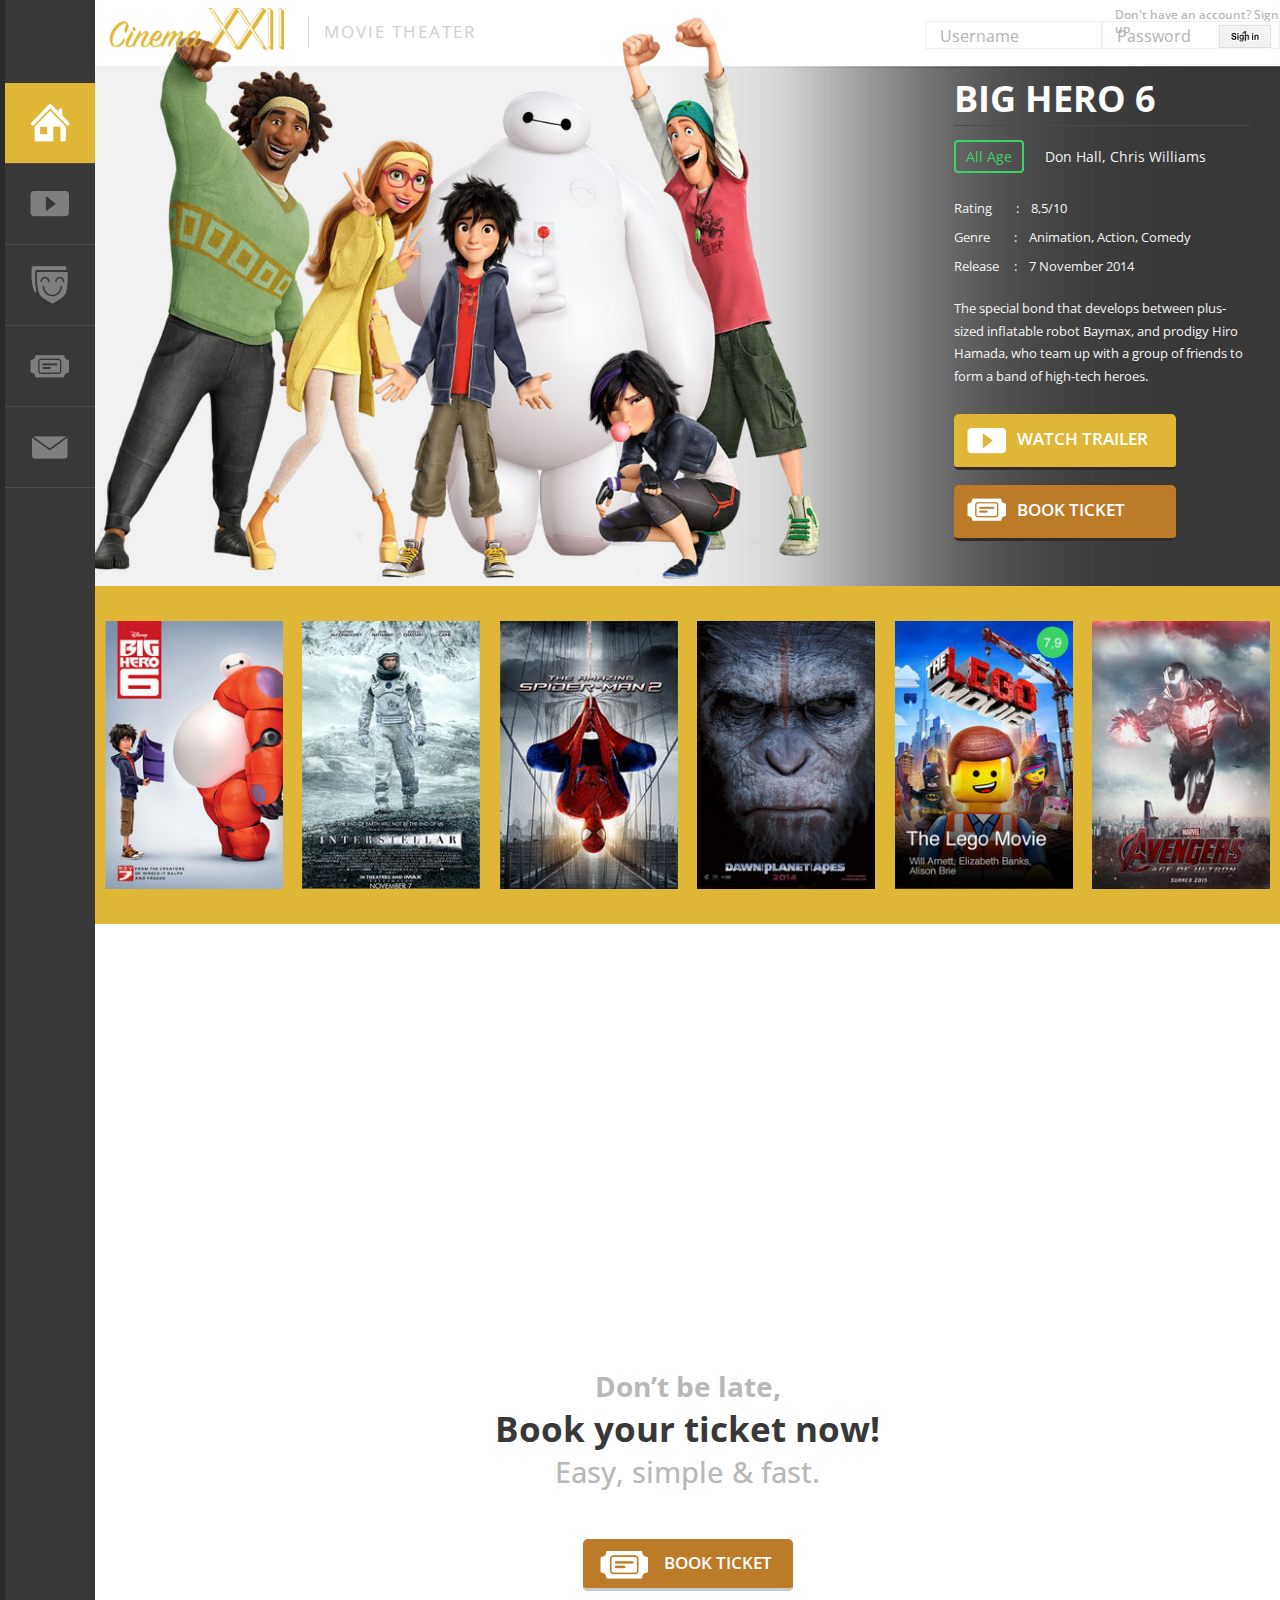
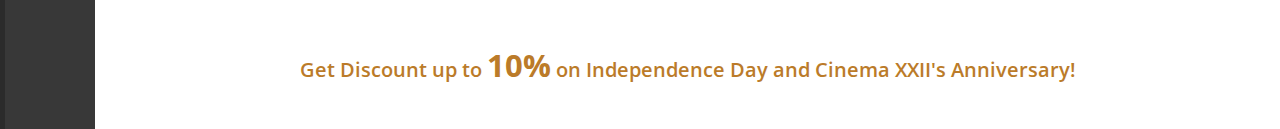
<file: bioskop/index.html>
<!--
Author: W3layouts
Author URL: http://w3layouts.com
License: Creative Commons Attribution 3.0 Unported
License URL: http://creativecommons.org/licenses/by/3.0/
-->
<!DOCTYPE html>
<html>
<head>
<title>Cinema A Entertainment Category Flat Bootstarp Resposive Website Template | Home :: w3layouts</title>
<link href="css/bootstrap.css" rel='stylesheet' type='text/css' />
<!-- Custom Theme files -->
<link href="css/style.css" rel="stylesheet" type="text/css" media="all" />
<!-- Custom Theme files -->
<script src="js/jquery.min.js"></script>
<!-- Custom Theme files -->
<meta name="viewport" content="width=device-width, initial-scale=1">
<meta http-equiv="Content-Type" content="text/html; charset=utf-8" />
<meta name="keywords" content="Cinema Responsive web template, Bootstrap Web Templates, Flat Web Templates, Andriod Compatible web template, 
Smartphone Compatible web template, free webdesigns for Nokia, Samsung, LG, SonyErricsson, Motorola web design" />
<script type="application/x-javascript"> addEventListener("load", function() { setTimeout(hideURLbar, 0); }, false); function hideURLbar(){ window.scrollTo(0,1); } </script>
<!--webfont-->
<link href='http://fonts.googleapis.com/css?family=Open+Sans:300italic,400italic,600italic,700italic,800italic,400,300,600,700,800' rel='stylesheet' type='text/css'>
</head>
<body>
	<!-- header-section-starts -->
	<div class="full">
		<div class="menu">
				<ul>
					<li><a class="active" href="index.html"><i class="home"></i></a></li>
					<li><a href="videos.html"><div class="video"><i class="videos"></i><i class="videos1"></i></div></a></li>
					<li><a href="list.html"><div class="cat"><i class="watching"></i><i class="watching1"></i></div></a></li>
					<li><a href="booking.html"><div class="bk"><i class="booking"></i><i class="booking1"></i></div></a></li>
					<li><a href="contact.html"><div class="cnt"><i class="contact"></i><i class="contact1"></i></div></a></li>
				</ul>
			</div>
		<div class="main">
			<div class="header">
				<div class="top-header">
					<div class="logo">
							<a href="index.html"><img src="images/logo.png" alt="" /></a>
							<p>Movie Theater</p>
						</div>
					<div class="sign-up">
						<h5>Don't have an account? <a href = "regis.html">Sign up</a></h5>
						</div>
					</div>
				<div class="sign-in">
						<form>
							<input type="text" value="Password " onfocus="this.value = '';" onblur="if (this.value == '') {this.value = 'Password'}"/>
						</form>
						<a href = "home.html"><input type="submit" class="button_active" value="1"/></a>
					</div>
				<div class="sign-in">
						<form>
							<input type="text" value="Username " onfocus="this.value = '';" onblur="if (this.value == '') {this.value = 'Username'}"/>
						</form>
					</div>
				<div class="clearfix"></div>
				<div class="header-info">
						<h1>BIG HERO 6</h1>
						<p class="age"><a href="#">All Age</a> Don Hall, Chris Williams</p>
						<p class="review">Rating	&nbsp;&nbsp;&nbsp;&nbsp;&nbsp;&nbsp;&nbsp;: &nbsp;&nbsp;  8,5/10</p>
						<p class="review reviewgo">Genre	&nbsp;&nbsp;&nbsp;&nbsp;&nbsp;&nbsp; : &nbsp;&nbsp; Animation, Action, Comedy</p>
						<p class="review">Release &nbsp;&nbsp;&nbsp;&nbsp;: &nbsp;&nbsp; 7 November 2014</p>
						<p class="special">The special bond that develops between plus-sized inflatable robot Baymax, and prodigy Hiro Hamada, who team up with a group of friends to form a band of high-tech heroes.</p>
						<a class="video" href="https://www.youtube.com/watch?v=z3biFxZIJOQ"><i class="video1"></i>WATCH TRAILER</a>
						<a class="book" href="booking.html"><i class="book1"></i>BOOK TICKET</a>
					</div>
				</div>
			<div class="review-slider">
					<ul id="flexiselDemo1">
					<li><img src="images/r1.jpg" alt=""/></li>
					<li><img src="images/r2.jpg" alt=""/></li>
					<li><img src="images/r3.jpg" alt=""/></li>
					<li><img src="images/r4.jpg" alt=""/></li>
					<li><img src="images/r5.jpg" alt=""/></li>
					<li><img src="images/r6.jpg" alt=""/></li>
						</ul>
				<script type="text/javascript">
					$(window).load(function() {
						
					  $("#flexiselDemo1").flexisel({
							visibleItems: 6,
							animationSpeed: 1000,
							autoPlay: true,
							autoPlaySpeed: 3000,    		
							pauseOnHover: false,
							enableResponsiveBreakpoints: true,
							responsiveBreakpoints: { 
								portrait: { 
									changePoint:480,
									visibleItems: 2
								}, 
								landscape: { 
									changePoint:640,
									visibleItems: 3
								},
								tablet: { 
									changePoint:768,
									visibleItems: 4
								}
							}
						});
						});
					</script>
					<script type="text/javascript" src="js/jquery.flexisel.js"></script>	
				</div>
			<div class="video">
				<iframe  src="https://www.youtube.com/embed/2LqzF5WauAw" frameborder="0" allowfullscreen></iframe>
			</div>
			<div class="news">
			<!-- <div class="col-md-6 contact-left">
				<div class="main-contact">
					<h3 class="head">CONTACT</h3>
					<p>WE'RE ALWAYS HERE TO HELP YOU</p>
				<div class="contact-form">
				 <form>
						<input type="text" placeholder="Name" required/>
						<input type="text" placeholder="E-mail" required/>
						<input type="text" placeholder="Phone" required/>
						<textarea placeholder="Message"></textarea>
						<input type="submit" value="SEND"/>
						<div class="clearfix"></div>
					</form>
					</div>
					</div>
			 </div>-->
				<div class="col-md-12 news-left-grid">
					<div align="center">
							<h3>Don’t be late,</h3>
							<h2>Book your ticket now!</h2>
							<h4>Easy, simple & fast.</h4>
							<a href="booking.html"><i class="book"></i>BOOK TICKET</a>
							<p>Get Discount up to <strong>10%</strong> on Independence Day and Cinema XXII's Anniversary!</p>
						</div>
					<div class="clearfix"></div>
				
					</div><div class="clearfix"></div>
				</div>
			</div>
					
		</div>
		
	<div class="clearfix"></div>	
</body>
</html>
</file>
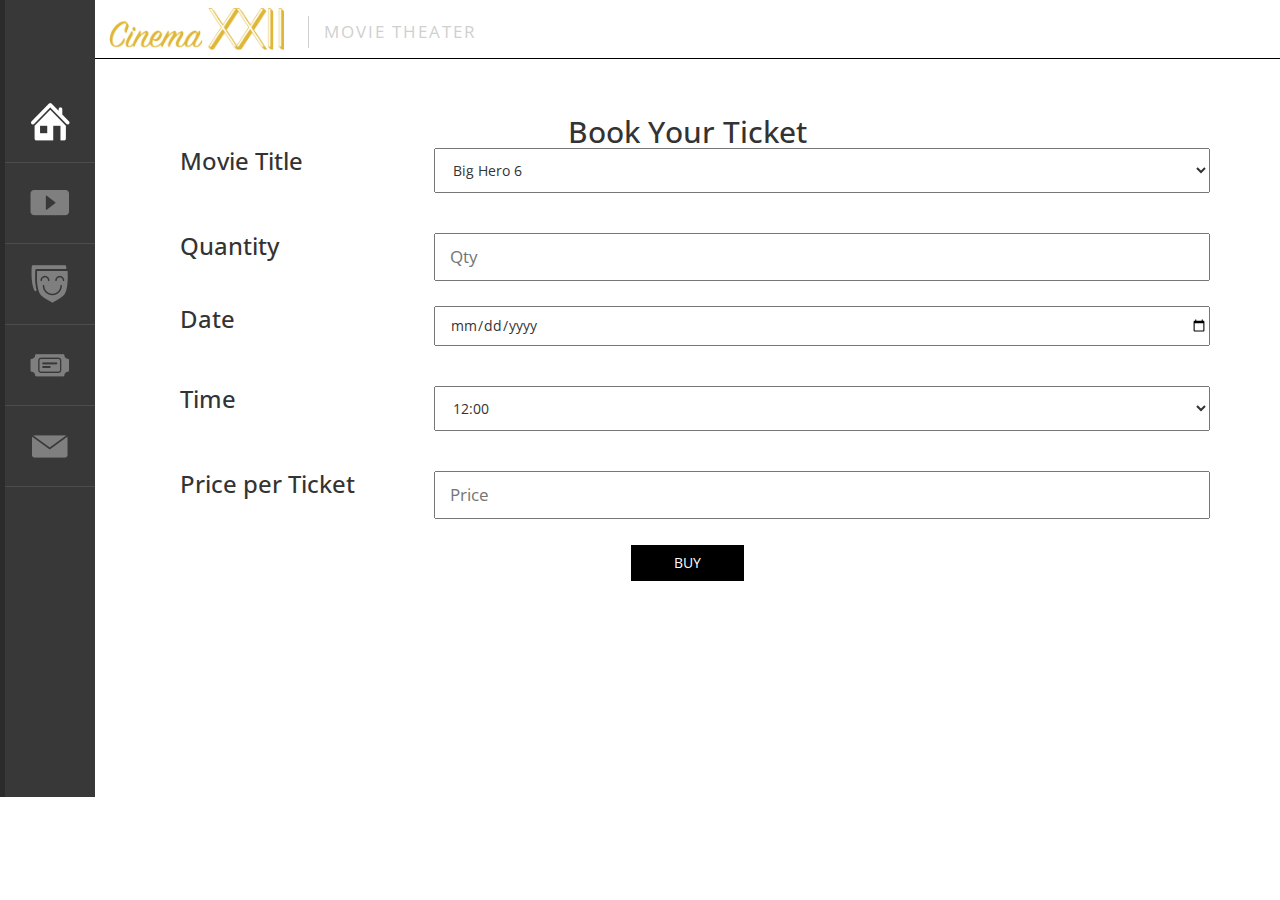
<file: bioskop/booking.html>
<!--
Author: W3layouts
Author URL: http://w3layouts.com
License: Creative Commons Attribution 3.0 Unported
License URL: http://creativecommons.org/licenses/by/3.0/
-->
<!DOCTYPE html>
<html>
<head>
<title>Cinema A Entertainment Category Flat Bootstarp Resposive Website Template | Home :: w3layouts</title>
<link href="css/bootstrap.css" rel='stylesheet' type='text/css' />
<!-- Custom Theme files -->
<link href="css/style.css" rel="stylesheet" type="text/css" media="all" />
<!-- Custom Theme files -->
<script src="js/jquery.min.js"></script>
<!-- Custom Theme files -->
<meta name="viewport" content="width=device-width, initial-scale=1">
<meta http-equiv="Content-Type" content="text/html; charset=utf-8" />
<meta name="keywords" content="Cinema Responsive web template, Bootstrap Web Templates, Flat Web Templates, Andriod Compatible web template, 
Smartphone Compatible web template, free webdesigns for Nokia, Samsung, LG, SonyErricsson, Motorola web design" />
<script type="application/x-javascript"> addEventListener("load", function() { setTimeout(hideURLbar, 0); }, false); function hideURLbar(){ window.scrollTo(0,1); } </script>
<!--webfont-->
<link href='http://fonts.googleapis.com/css?family=Open+Sans:300italic,400italic,600italic,700italic,800italic,400,300,600,700,800' rel='stylesheet' type='text/css'>
</head>
<body>
	<!-- header-section-starts -->
	<div class="full">
		<div class="menu">
				<ul>
					<li><a class="index.html" href="index.html"><i class="home"></i></a></li>
					<li><a href="videos.html"><div class="video"><i class="videos"></i><i class="videos1"></i></div></a></li>
					<li><a href="list.html"><div class="cat"><i class="watching"></i><i class="watching1"></i></div></a></li>
					<li><a href="booking.html"><div class="bk"><i class="booking"></i><i class="booking1"></i></div></a></li>
					<li><a href="contact.html"><div class="cnt"><i class="contact"></i><i class="contact1"></i></div></a></li>
				</ul>
		</div>
		<div class="main">
			<div class="top-header span_top">
				<div class="logo">
					<a href="index.html"><img src="images/logo.png" alt="" /></a>
					<p>Movie Theater</p>
				</div>
				<div class="clearfix"></div>
			</div>
			<div class="regis-contact">
				<div class="row">
					<div class="col-md-12"><center><h2 class="head">Book Your Ticket</h2></center></div>
				</div>
				<form action="pembayaran.html">
					<div class="row">
						<div class="col-md-3">
							<h3 style="text-align: left;">Movie Title</h3>
						</div>
						<div class="col-md-9">
							<select style="height: 45px; width: 100%; padding-left: 14px;">
								<option>Big Hero 6</option>
								<option>Interstellar</option>
								<option>Beauty and The Beast</option>
								<option>The Amazing Spiderman 2</option>
								<option>Dawn of the Planet of the Apes</option>
								<option>The Lego Movie</option>
								<option>The Avenger</option>
								<option>Fast and Furious 8</option>
								<option>Pirates of the Carribean</option>
								<option>Baywatch</option>
							</select>
						</div>
					</div>
					<br> <br>
					<div class="row">
						<div class="col-md-3"><h3 style="text-align: left;">Quantity</h3></div>
						<div class="col-md-9"><input type="text" placeholder="Qty" required/></div>
					</div>
					<div class="row">
						<div class="col-md-3"><h3 style="text-align: left;">Date</h3></div>
						<div class="col-md-9"><input type="date" style="width: 100%; padding-left: 14px;" placeholder="Date" required/></div>
					</div>
					<br>
					<br>
					<div class="row">
						<div class="col-md-3"><h3 style="text-align: left;">Time</h3></div>
						<div class="col-md-9">
						<select style="height: 45px; width: 100%; padding-left: 14px;">
								<option>12:00</option>
								<option>13:30</option>
								<option>15:30</option>
								<option>17:00</option>
								<option>19:30</option>
								<option>21:30</option>
							</select></div>
					</div>
					<br><br>
					<div class="row">
						<div class="col-md-3"><h3 style="text-align: left;">Price per Ticket</h3></div>
						<div class="col-md-9"><input type="text" placeholder="Price" required/></div>
					</div>
					<div class="row">
						<div class="col-md-12"><center><input type="submit" value="BUY"/></center></div>
					</div>
					<br>
					<br>
					<br>
					<br>
					<br>
					<br>
					<br>
					<br>
				</form>
				<div class="clearfix"></div>
			</div>
		</div>
	</div>
</body>
</html>
</file>
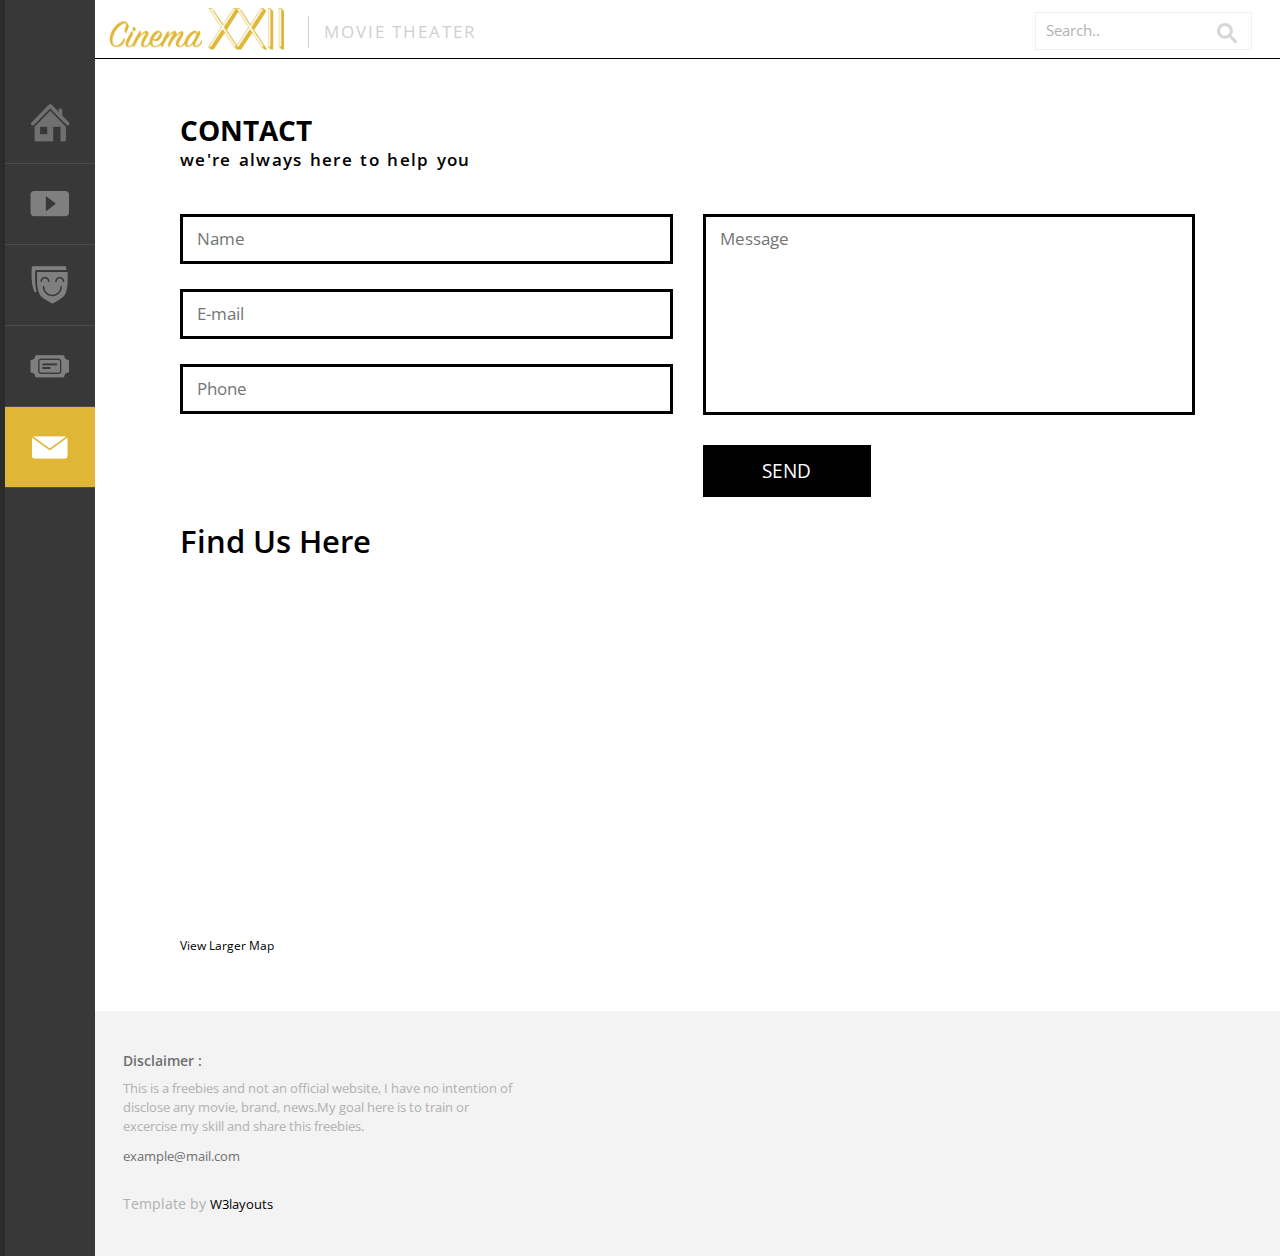
<file: bioskop/contact.html>
<!--
Author: W3layouts
Author URL: http://w3layouts.com
License: Creative Commons Attribution 3.0 Unported
License URL: http://creativecommons.org/licenses/by/3.0/
-->
<!DOCTYPE html>
<html>
<head>
<title>Cinema A Entertainment Category Flat Bootstarp Resposive Website Template | Contact :: w3layouts</title>
<link href="css/bootstrap.css" rel='stylesheet' type='text/css' />
<!-- Custom Theme files -->
<link href="css/style.css" rel="stylesheet" type="text/css" media="all" />
<!-- Custom Theme files -->
<script src="js/jquery.min.js"></script>
<!-- Custom Theme files -->
<meta name="viewport" content="width=device-width, initial-scale=1">
<meta http-equiv="Content-Type" content="text/html; charset=utf-8" />
<meta name="keywords" content="Cinema Responsive web template, Bootstrap Web Templates, Flat Web Templates, Andriod Compatible web template, 
Smartphone Compatible web template, free webdesigns for Nokia, Samsung, LG, SonyErricsson, Motorola web design" />
<script type="application/x-javascript"> addEventListener("load", function() { setTimeout(hideURLbar, 0); }, false); function hideURLbar(){ window.scrollTo(0,1); } </script>
<!--webfont-->
<link href='http://fonts.googleapis.com/css?family=Open+Sans:300italic,400italic,600italic,700italic,800italic,400,300,600,700,800' rel='stylesheet' type='text/css'>
</head>
<body>
	<!-- header-section-starts -->
	<div class="full">
			<div class="menu">
				<ul>
					<li><a href="index.html"><div class="hm"><i class="home1"></i><i class="home2"></i></div></a></li>
					<li><a href="videos.html"><div class="video"><i class="videos"></i><i class="videos1"></i></div></a></li>
					<li><a href="reviews.html"><div class="cat"><i class="watching"></i><i class="watching1"></i></div></a></li>
					<li><a href="404.html"><div class="bk"><i class="booking"></i><i class="booking1"></i></div></a></li>
					<li><a class="active" href="contact.html"><div class="cnt"><i class="contact"></i><i class="contact1"></i></div></a></li>
				</ul>
			</div>
		<div class="main">
		<div class="contact-content">
			<div class="top-header span_top">
				<div class="logo">
					<a href="index.html"><img src="images/logo.png" alt="" /></a>
					<p>Movie Theater</p>
				</div>
				<div class="search v-search">
					<form>
						<input type="text" value="Search.." onfocus="this.value = '';" onblur="if (this.value == '') {this.value = 'Search..';}"/>
						<input type="submit" value="">
					</form>
				</div>
				<div class="clearfix"></div>
			</div>
			<!---contact-->
<div class="main-contact">
		 <h3 class="head">CONTACT</h3>
		 <p>WE'RE ALWAYS HERE TO HELP YOU</p>
		 <div class="contact-form">
			 <form>
				 <div class="col-md-6 contact-left">
					  <input type="text" placeholder="Name" required/>
					  <input type="text" placeholder="E-mail" required/>
					  <input type="text" placeholder="Phone" required/>
				  </div>
				  <div class="col-md-6 contact-right">
					 <textarea placeholder="Message"></textarea>
					 <input type="submit" value="SEND"/>
				 </div>
				 <div class="clearfix"></div>
			 </form>
	     </div>
		 <div class="contact_info">
			 <h3>Find Us Here</h3>
			 <div class="map">
				<iframe width="100%" frameborder="0" scrolling="no" marginheight="0" marginwidth="0" src="https://maps.google.co.in/maps?f=q&amp;source=s_q&amp;hl=en&amp;geocode=&amp;q=Lighthouse+Point,+FL,+United+States&amp;aq=4&amp;oq=light&amp;sll=26.275636,-80.087265&amp;sspn=0.04941,0.104628&amp;ie=UTF8&amp;hq=&amp;hnear=Lighthouse+Point,+Broward,+Florida,+United+States&amp;t=m&amp;z=14&amp;ll=26.275636,-80.087265&amp;output=embed"></iframe><br><small><a href="https://maps.google.co.in/maps?f=q&amp;source=embed&amp;hl=en&amp;geocode=&amp;q=Lighthouse+Point,+FL,+United+States&amp;aq=4&amp;oq=light&amp;sll=26.275636,-80.087265&amp;sspn=0.04941,0.104628&amp;ie=UTF8&amp;hq=&amp;hnear=Lighthouse+Point,+Broward,+Florida,+United+States&amp;t=m&amp;z=14&amp;ll=26.275636,-80.087265" style="color:#000;text-align:left;font-size:12px">View Larger Map</a></small>
			</div>
	 </div>
</div>
	<div class="footer">
		<h6>Disclaimer : </h6>
		<p class="claim">This is a freebies and not an official website, I have no intention of disclose any movie, brand, news.My goal here is to train or excercise my skill and share this freebies.</p>
		<a href="example@mail.com">example@mail.com</a>
		<div class="copyright">
			<p> Template by  <a href="http://w3layouts.com">  W3layouts</a></p>
		</div>
	</div>	
	</div>
	<div class="clearfix"></div>
	</div>
</body>
</html>
</file>
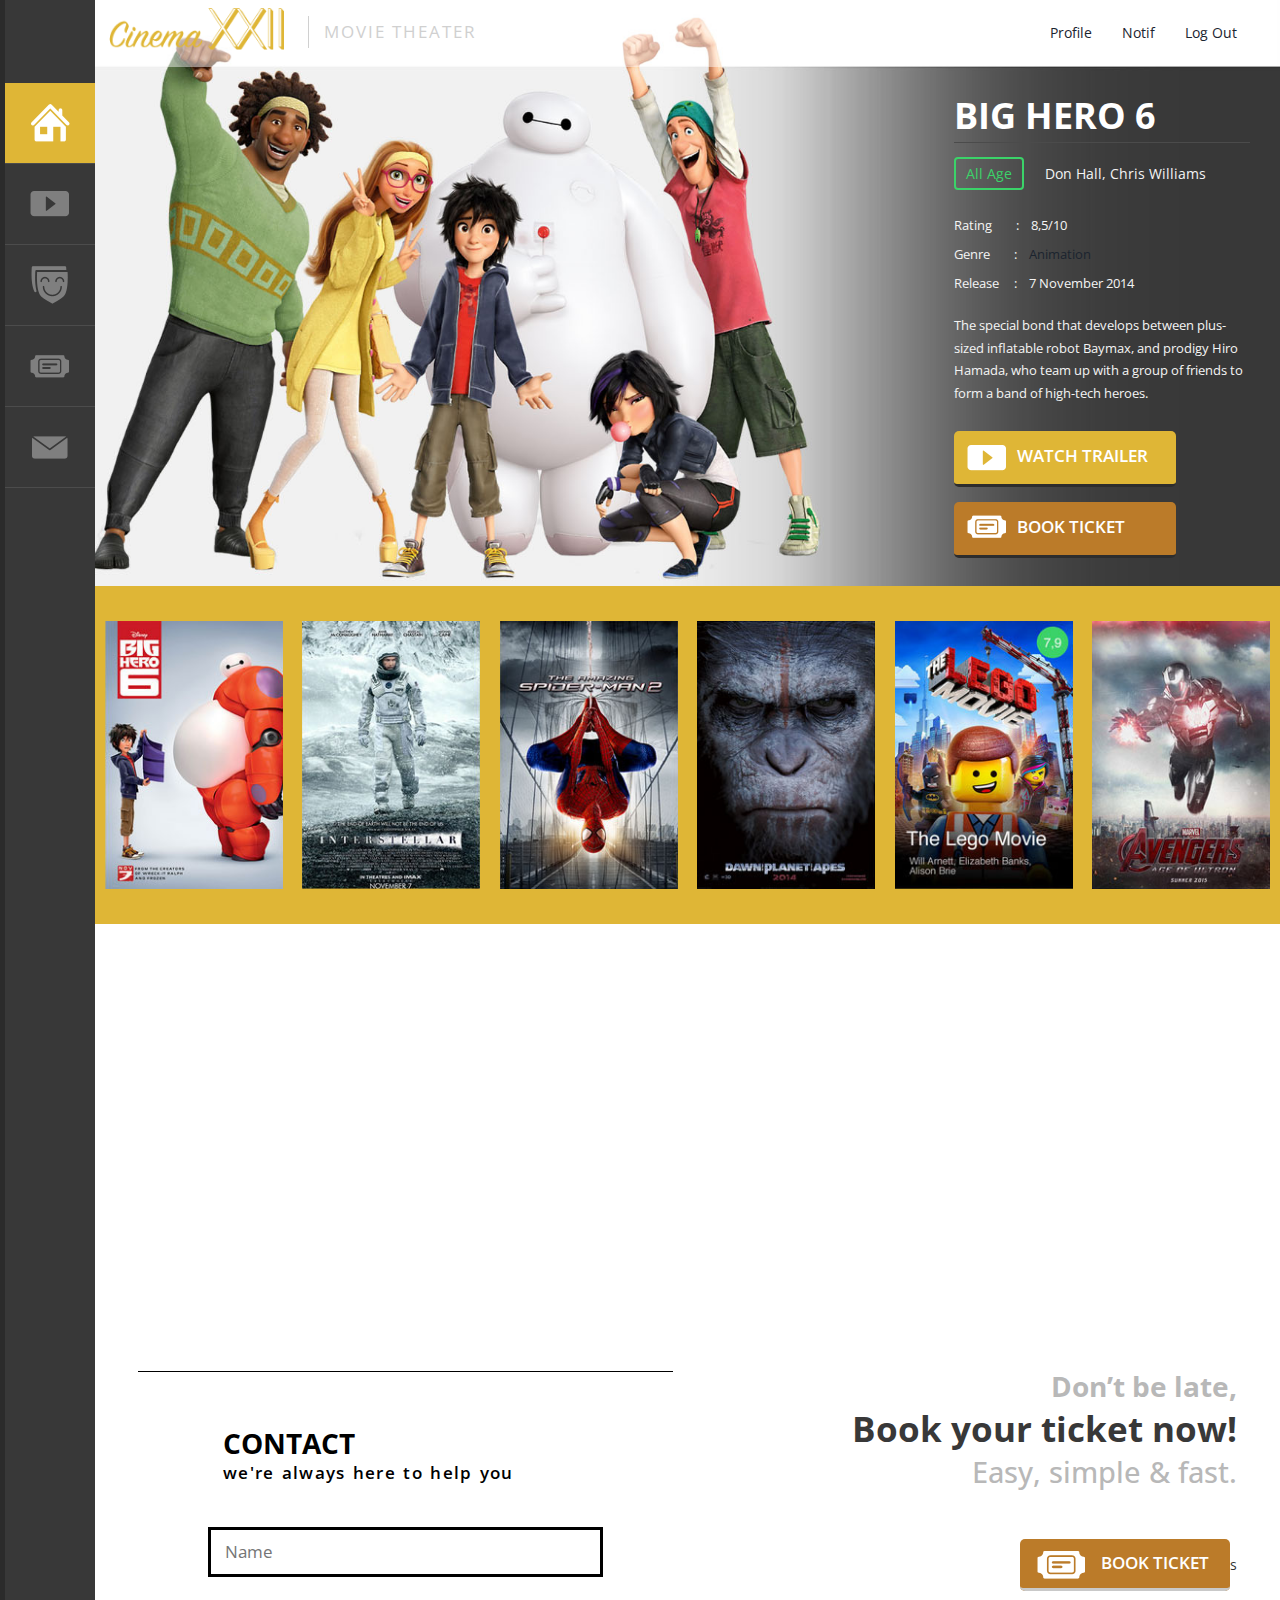
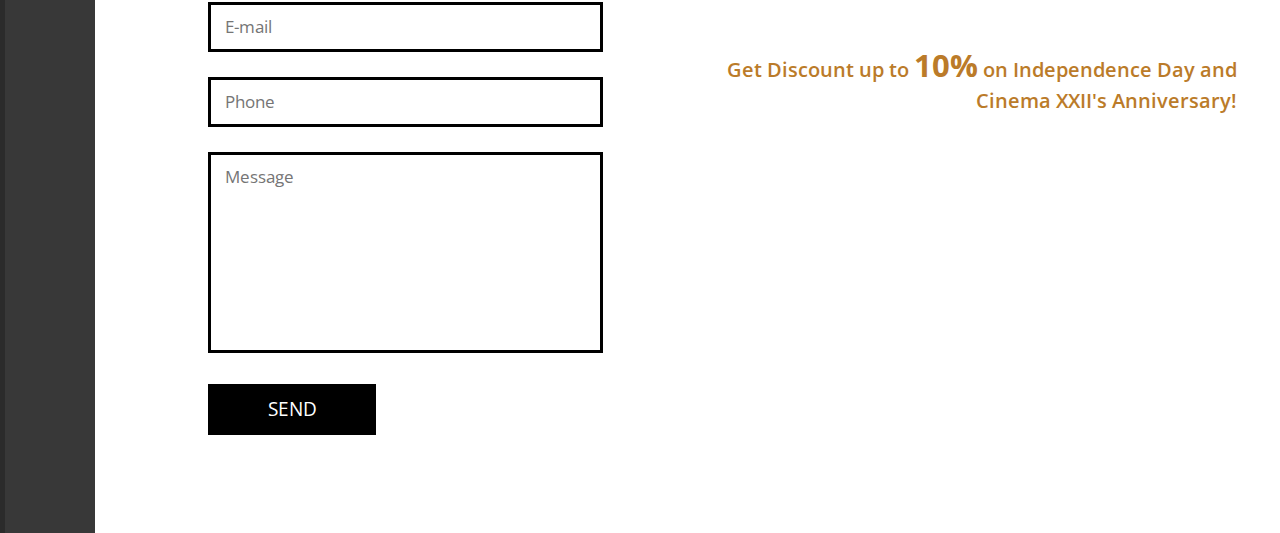
<file: bioskop/home.html>
<!--
Author: W3layouts
Author URL: http://w3layouts.com
License: Creative Commons Attribution 3.0 Unported
License URL: http://creativecommons.org/licenses/by/3.0/
-->
<!DOCTYPE html>
<html>
<head>
<title>Cinema A Entertainment Category Flat Bootstarp Resposive Website Template | Home :: w3layouts</title>
<link href="css/bootstrap.css" rel='stylesheet' type='text/css' />
<!-- Custom Theme files -->
<link href="css/style.css" rel="stylesheet" type="text/css" media="all" />
<!-- Custom Theme files -->
<script src="js/jquery.min.js"></script>
<!-- Custom Theme files -->
<meta name="viewport" content="width=device-width, initial-scale=1">
<meta http-equiv="Content-Type" content="text/html; charset=utf-8" />
<meta name="keywords" content="Cinema Responsive web template, Bootstrap Web Templates, Flat Web Templates, Andriod Compatible web template, 
Smartphone Compatible web template, free webdesigns for Nokia, Samsung, LG, SonyErricsson, Motorola web design" />
<script type="application/x-javascript"> addEventListener("load", function() { setTimeout(hideURLbar, 0); }, false); function hideURLbar(){ window.scrollTo(0,1); } </script>
<!--webfont-->
<link href='http://fonts.googleapis.com/css?family=Open+Sans:300italic,400italic,600italic,700italic,800italic,400,300,600,700,800' rel='stylesheet' type='text/css'>
</head>
<body>
	<!-- header-section-starts -->
	<div class="full">
		<div class="menu">
				<ul>
					<li><a class="active" href="index.html"><i class="home"></i></a></li>
					<li><a href="videos.html"><div class="video"><i class="videos"></i><i class="videos1"></i></div></a></li>
					<li><a href="list.html"><div class="cat"><i class="watching"></i><i class="watching1"></i></div></a></li>
					<li><a href="booking.html"><div class="bk"><i class="booking"></i><i class="booking1"></i></div></a></li>
					<li><a href="contact.html"><div class="cnt"><i class="contact"></i><i class="contact1"></i></div></a></li>
				</ul>
			</div>
		<div class="main">
			<div class="header">
				<div class="top-header">
					<div class="logo">
							<a href="index.html"><img src="images/logo.png" alt="" /></a>
							<p>Movie Theater</p>
						</div>
					<div class="container-fluid">
						<ul class="nav navbar-nav navbar-right">
						<li><a href="profile.html">Profile</a></li>
						<li><a href="history.html">Notif</a></li>
						<li><a href="index.html">Log Out</a></li>
					</ul>
				</div>
					</div>
			
				<div class="clearfix"></div>
				<div class="header-info">
						<h1>BIG HERO 6</h1>
						<p class="age"><a href="#">All Age</a> Don Hall, Chris Williams</p>
						<p class="review">Rating	&nbsp;&nbsp;&nbsp;&nbsp;&nbsp;&nbsp;&nbsp;: &nbsp;&nbsp;  8,5/10</p>
						<p class="review reviewgo">Genre	&nbsp;&nbsp;&nbsp;&nbsp;&nbsp;&nbsp; : &nbsp;&nbsp; <a href="list.html">Animation</a></p>
						<p class="review">Release &nbsp;&nbsp;&nbsp;&nbsp;: &nbsp;&nbsp; 7 November 2014</p>
						<p class="special">The special bond that develops between plus-sized inflatable robot Baymax, and prodigy Hiro Hamada, who team up with a group of friends to form a band of high-tech heroes.</p>
						<a class="video" href="https://www.youtube.com/watch?v=z3biFxZIJOQ"><i class="video1"></i>WATCH TRAILER</a>
						<a class="book" href="booking.html"><i class="book1"></i>BOOK TICKET</a>
					</div>
				</div>
			<div class="review-slider">
					<ul id="flexiselDemo1">
					<li><img src="images/r1.jpg" alt=""/></li>
					<li><img src="images/r2.jpg" alt=""/></li>
					<li><img src="images/r3.jpg" alt=""/></li>
					<li><img src="images/r4.jpg" alt=""/></li>
					<li><img src="images/r5.jpg" alt=""/></li>
					<li><img src="images/r6.jpg" alt=""/></li>
						</ul>
				<script type="text/javascript">
					$(window).load(function() {
						
					  $("#flexiselDemo1").flexisel({
							visibleItems: 6,
							animationSpeed: 1000,
							autoPlay: true,
							autoPlaySpeed: 3000,    		
							pauseOnHover: false,
							enableResponsiveBreakpoints: true,
							responsiveBreakpoints: { 
								portrait: { 
									changePoint:480,
									visibleItems: 2
								}, 
								landscape: { 
									changePoint:640,
									visibleItems: 3
								},
								tablet: { 
									changePoint:768,
									visibleItems: 4
								}
							}
						});
						});
					</script>
					<script type="text/javascript" src="js/jquery.flexisel.js"></script>	
				</div>
			<div class="video">
				<iframe  src="https://www.youtube.com/embed/2LqzF5WauAw" frameborder="0" allowfullscreen></iframe>
			</div>
			<div class="news">
			 <div class="col-md-6 contact-left">
				<div class="main-contact">
					<h3 class="head">CONTACT</h3>
					<p>WE'RE ALWAYS HERE TO HELP YOU</p>
				<div class="contact-form">
				 <form>
						<input type="text" placeholder="Name" required/>
						<input type="text" placeholder="E-mail" required/>
						<input type="text" placeholder="Phone" required/>
						<textarea placeholder="Message"></textarea>
						<input type="submit" value="SEND"/>
						<div class="clearfix"></div>
					</form>
					</div>
					</div>
			 </div>
				<div class="col-md-6 news-left-grid">
					<div align="right">
							<h3>Don’t be late,</h3>
							<h2>Book your ticket now!</h2>
							<h4>Easy, simple & fast.</h4>
							<a href="booking.html"><i class="book"></i>BOOK TICKET</a>s
							<p>Get Discount up to <strong>10%</strong> on Independence Day and Cinema XXII's Anniversary!</p>
						</div>
					<div class="clearfix"></div>
				
					</div><div class="clearfix"></div>
				</div>
			</div>
					
		</div>
		
	<div class="clearfix"></div>	
</body>
</html>
</file>
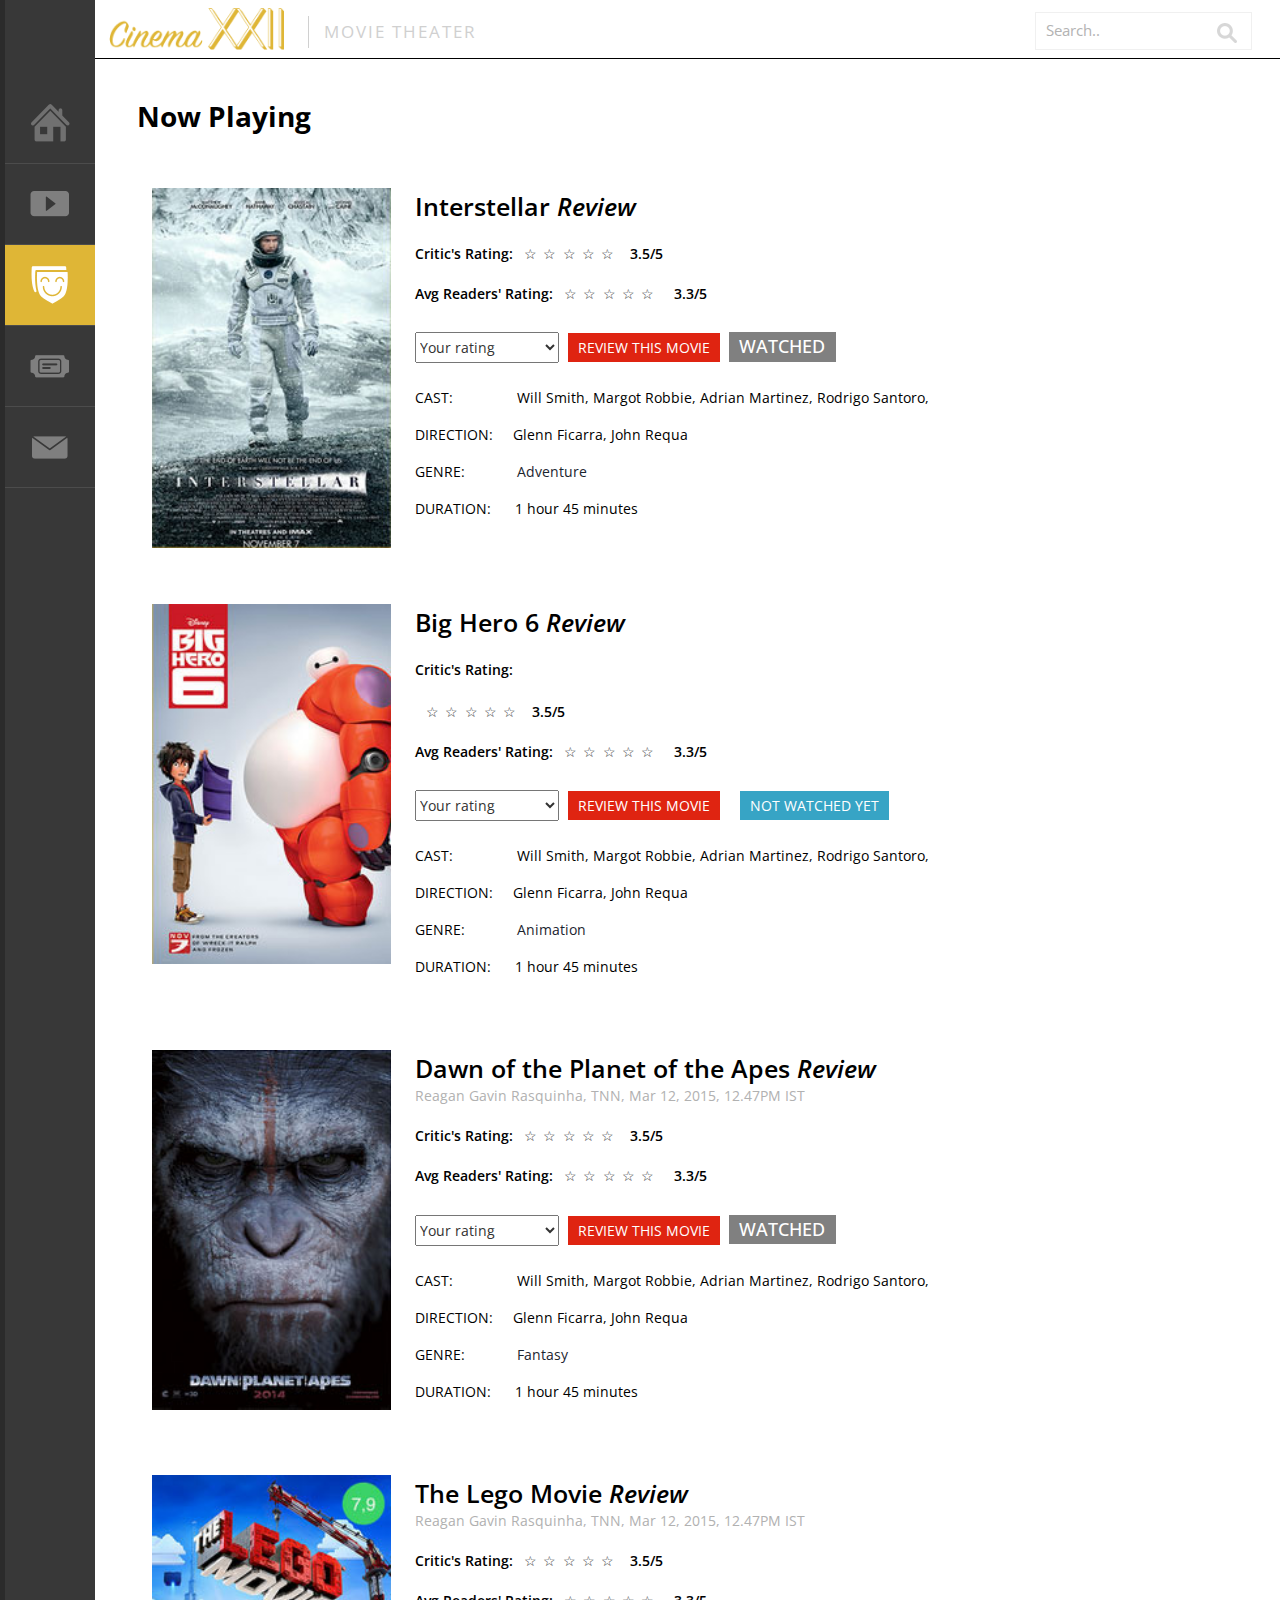
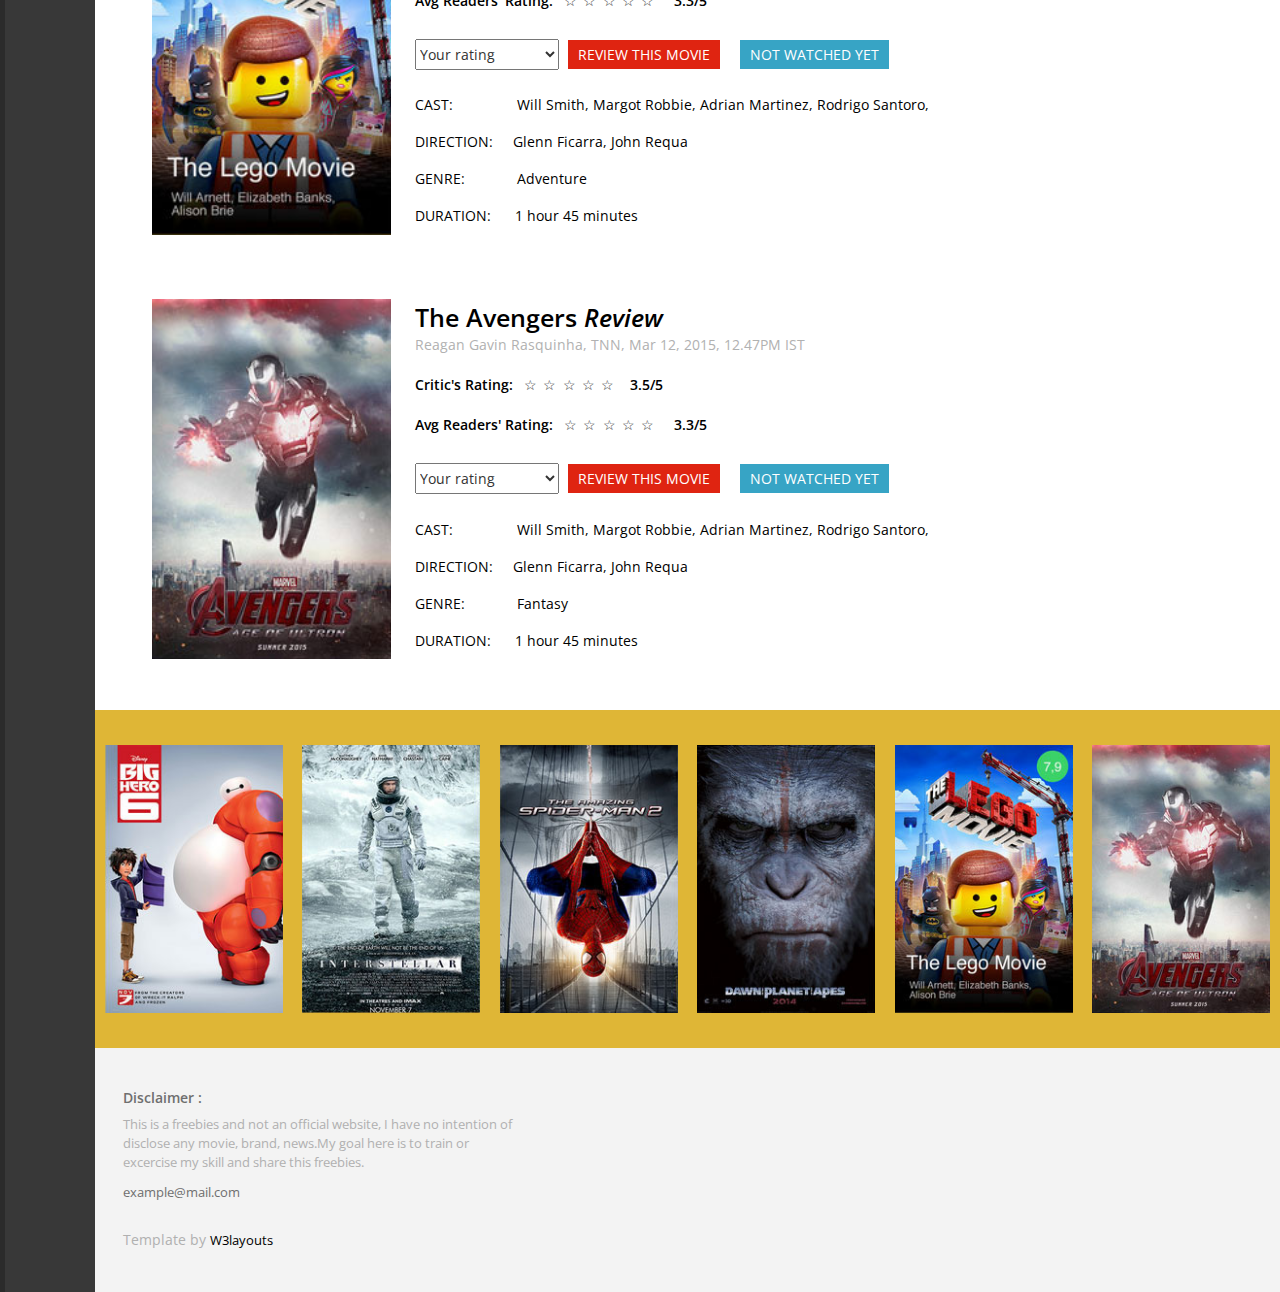
<file: bioskop/list.html>
<!--
Author: W3layouts
Author URL: http://w3layouts.com
License: Creative Commons Attribution 3.0 Unported
License URL: http://creativecommons.org/licenses/by/3.0/
-->
<!DOCTYPE html>
<html>
<head>
<title>Cinema A Entertainment Category Flat Bootstarp Resposive Website Template | Reviews :: w3layouts</title>
<link href="css/bootstrap.css" rel='stylesheet' type='text/css' />
<!-- Custom Theme files -->
<link href="css/style.css" rel="stylesheet" type="text/css" media="all" />
<!-- Custom Theme files -->
<script src="js/jquery.min.js"></script>
<!-- Custom Theme files -->
<meta name="viewport" content="width=device-width, initial-scale=1">
<meta http-equiv="Content-Type" content="text/html; charset=utf-8" />
<meta name="keywords" content="Cinema Responsive web template, Bootstrap Web Templates, Flat Web Templates, Andriod Compatible web template, 
Smartphone Compatible web template, free webdesigns for Nokia, Samsung, LG, SonyErricsson, Motorola web design" />
<script type="application/x-javascript"> addEventListener("load", function() { setTimeout(hideURLbar, 0); }, false); function hideURLbar(){ window.scrollTo(0,1); } </script>
<!--webfont-->
<link href='http://fonts.googleapis.com/css?family=Open+Sans:300italic,400italic,600italic,700italic,800italic,400,300,600,700,800' rel='stylesheet' type='text/css'>
</head>
<body>
	<!-- header-section-starts -->
	<div class="full">
			<div class="menu">
				<ul>
					<li><a href="index.html"><div class="hm"><i class="home1"></i><i class="home2"></i></div></a></li>
					<li><a href="videos.html"><div class="video"><i class="videos"></i><i class="videos1"></i></div></a></li>
					<li><a class="active" href="reviews.html"><div class="cat"><i class="watching"></i><i class="watching1"></i></div></a></li>
					<li><a href="404.html"><div class="bk"><i class="booking"></i><i class="booking1"></i></div></a></li>
					<li><a href="contact.html"><div class="cnt"><i class="contact"></i><i class="contact1"></i></div></a></li>
				</ul>
			</div>
		<div class="main">
		<div class="review-content">
			<div class="top-header span_top">
				<div class="logo">
					<a href="index.html"><img src="images/logo.png" alt="" /></a>
					<p>Movie Theater</p>
				</div>
				<div class="search v-search">
					<form>
						<input type="text" value="Search.." onfocus="this.value = '';" onblur="if (this.value == '') {this.value = 'Search..';}"/>
						<input type="submit" value="">
					</form>
				</div>
				<div class="clearfix"></div>
			</div>
			<div class="reviews-section">
				<h3 class="head">Now Playing</h3>
					<div class="col-md-9 reviews-grids">
						<div class="review">
							<div class="movie-pic">
								<a href="single.html"><img src="images/F0002.jpg" alt="" /></a>
							</div>
							<div class="review-info">
								<a class="span" href="single.html">Interstellar <i>Review</i></a>
								<p class="dirctr"></p>						
								<p class="ratingview">Critic's Rating:</p>
								<div class="rating">
									<span>☆</span>
									<span>☆</span>
									<span>☆</span>
									<span>☆</span>
									<span>☆</span>
								</div>
								<p class="ratingview">
								&nbsp;3.5/5  
								</p>
								<div class="clearfix"></div>
								<p class="ratingview c-rating">Avg Readers' Rating:</p>
								<div class="rating c-rating">
									<span>☆</span>
									<span>☆</span>
									<span>☆</span>
									<span>☆</span>
									<span>☆</span>
								</div> 	
								<p class="ratingview c-rating">								
								&nbsp; 3.3/5</p>
								<div class="clearfix"></div>
								<div class="yrw">
									<div class="dropdown-button">           			
										<select class="dropdown" tabindex="9" data-settings='{"wrapperClass":"flat"}'>
										<option value="0">Your rating</option>	
										<option value="1">1.Poor</option>
										<option value="2">1.5(Below average)</option>
										<option value="3">2.Average</option>
										<option value="4">2.5(Above average)</option>
										<option value="5">3.Watchable</option>
										<option value="6">3.5(Good)</option>
										<option value="7">4.5(Very good)</option>
										<option value="8">5.Outstanding</option>
									  </select>
									</div>
									<div class="rtm text-center">
										<a href="single.html">REVIEW THIS MOVIE</a>
									</div>
									<div class="wti text-center">
										<h3>WATCHED</h3>
									</div>
									<div class="clearfix"></div>
								</div>
								<p class="info">CAST:&nbsp; &nbsp;&nbsp;&nbsp;&nbsp;&nbsp;&nbsp;&nbsp;&nbsp;&nbsp;&nbsp;&nbsp;&nbsp;&nbsp;&nbsp;Will Smith, Margot Robbie, Adrian Martinez, Rodrigo Santoro, BD Wong, Robert Taylor</p>
								<p class="info">DIRECTION: &nbsp;&nbsp;&nbsp;&nbsp;Glenn Ficarra, John Requa</p>
								<p class="info">GENRE:&nbsp;&nbsp;&nbsp;&nbsp;&nbsp;&nbsp;&nbsp;&nbsp;&nbsp;&nbsp;&nbsp;&nbsp; <a href="list.html">Adventure</a></p>
								<p class="info">DURATION:&nbsp;&nbsp;&nbsp; &nbsp; 1 hour 45 minutes</p>
							</div>
							<div class="clearfix"></div>
						</div>
						<div class="review">
							<div class="movie-pic">
								<a href="single.html"><img src="images/F0001.jpg" alt="" /></a>
							</div>
							<div class="review-info">
								<a class="span" href="single.html">Big Hero 6  <i> Review</i></a>
								<p class="dirctr"></p>
								<p class="ratingview">Critic's Rating:</p>
								<p class="info"></p>
								<div class="rating">
									<span>☆</span>
									<span>☆</span>
									<span>☆</span>
									<span>☆</span>
									<span>☆</span>
								</div>
								<p class="ratingview">
								&nbsp;3.5/5  
								</p>
								<div class="clearfix"></div>
								<p class="ratingview c-rating">Avg Readers' Rating:</p>
								<div class="rating c-rating">
									<span>☆</span>
									<span>☆</span>
									<span>☆</span>
									<span>☆</span>
									<span>☆</span>
								</div> 	
								<p class="ratingview c-rating">								
								&nbsp; 3.3/5</p>
								<div class="clearfix"></div>
								<div class="yrw">
									<div class="dropdown-button">           			
										<select class="dropdown" tabindex="9" data-settings='{"wrapperClass":"flat"}'>
										<option value="0">Your rating</option>	
										<option value="1">1.Poor</option>
										<option value="2">1.5(Below average)</option>
										<option value="3">2.Average</option>
										<option value="4">2.5(Above average)</option>
										<option value="5">3.Watchable</option>
										<option value="6">3.5(Good)</option>
										<option value="7">4.5(Very good)</option>
										<option value="8">5.Outstanding</option>
									  </select>
									</div>
									<div class="rtm text-center">
										<a href="single.html">REVIEW THIS MOVIE</a>
									</div>
									<div class="wt text-center">
										<a href="booking.html">NOT WATCHED YET</a>
									</div>
									<div class="clearfix"></div>
								</div>
								<p class="info">CAST:&nbsp; &nbsp;&nbsp;&nbsp;&nbsp;&nbsp;&nbsp;&nbsp;&nbsp;&nbsp;&nbsp;&nbsp;&nbsp;&nbsp;&nbsp;Will Smith, Margot Robbie, Adrian Martinez, Rodrigo Santoro, BD Wong, Robert Taylor</p>
								<p class="info">DIRECTION: &nbsp;&nbsp;&nbsp;&nbsp;Glenn Ficarra, John Requa</p>
								<p class="info">GENRE:&nbsp;&nbsp;&nbsp;&nbsp;&nbsp;&nbsp;&nbsp;&nbsp;&nbsp;&nbsp;&nbsp;&nbsp; <a href="list.html">Animation</a></p>
								<p class="info">DURATION:&nbsp;&nbsp;&nbsp; &nbsp; 1 hour 45 minutes</p>
							</div>
							<div class="clearfix"></div>
						</div>
						<div class="review">
							<div class="movie-pic">
								<a href="single.html"><img src="images/F0004.jpg" alt="" /></a>
							</div>
							<div class="review-info">
								<a class="span" href="single.html">Dawn of the Planet of the Apes  <i>Review</i></a>
								<p class="dirctr"><a href="">Reagan Gavin Rasquinha, </a>TNN, Mar 12, 2015, 12.47PM IST</p>
								<p class="ratingview">Critic's Rating:</p>
								<div class="rating">
									<span>☆</span>
									<span>☆</span>
									<span>☆</span>
									<span>☆</span>
									<span>☆</span>
								</div>
								<p class="ratingview">
								&nbsp;3.5/5  
								</p>
								<div class="clearfix"></div>
								<p class="ratingview c-rating">Avg Readers' Rating:</p>
								<div class="rating c-rating">
									<span>☆</span>
									<span>☆</span>
									<span>☆</span>
									<span>☆</span>
									<span>☆</span>
								</div> 	
								<p class="ratingview c-rating">								
								&nbsp; 3.3/5</p>
								<div class="clearfix"></div>
								<div class="yrw">
									<div class="dropdown-button">           			
										<select class="dropdown" tabindex="9" data-settings='{"wrapperClass":"flat"}'>
										<option value="0">Your rating</option>	
										<option value="1">1.Poor</option>
										<option value="2">1.5(Below average)</option>
										<option value="3">2.Average</option>
										<option value="4">2.5(Above average)</option>
										<option value="5">3.Watchable</option>
										<option value="6">3.5(Good)</option>
										<option value="7">4.5(Very good)</option>
										<option value="8">5.Outstanding</option>
									  </select>
									</div>
									<div class="rtm text-center">
										<a href="panet.html">REVIEW THIS MOVIE</a>
									</div>
									<div class="wti text-center">
										<h3>WATCHED</h3>
									</div>
									<div class="clearfix"></div>
								</div>
								<p class="info">CAST:&nbsp; &nbsp;&nbsp;&nbsp;&nbsp;&nbsp;&nbsp;&nbsp;&nbsp;&nbsp;&nbsp;&nbsp;&nbsp;&nbsp;&nbsp;Will Smith, Margot Robbie, Adrian Martinez, Rodrigo Santoro, BD Wong, Robert Taylor</p>
								<p class="info">DIRECTION: &nbsp;&nbsp;&nbsp;&nbsp;Glenn Ficarra, John Requa</p>
								<p class="info">GENRE:&nbsp;&nbsp;&nbsp;&nbsp;&nbsp;&nbsp;&nbsp;&nbsp;&nbsp;&nbsp;&nbsp;&nbsp;<a href="list.html"> Fantasy</a></p>
								<p class="info">DURATION:&nbsp;&nbsp;&nbsp; &nbsp; 1 hour 45 minutes</p>
							</div>
							<div class="clearfix"></div>
						</div>
						<div class="review">
							<div class="movie-pic">
								<a href="single.html"><img src="images/F0005.jpg" alt="" /></a>
							</div>
							<div class="review-info">
								<a class="span" href="single.html">The Lego Movie <i>Review</i></a>
								<p class="dirctr"><a href="">Reagan Gavin Rasquinha, </a>TNN, Mar 12, 2015, 12.47PM IST</p>
								<p class="ratingview">Critic's Rating:</p>
								<div class="rating">
									<span>☆</span>
									<span>☆</span>
									<span>☆</span>
									<span>☆</span>
									<span>☆</span>
								</div>
								<p class="ratingview">
								&nbsp;3.5/5  
								</p>
								<div class="clearfix"></div>
								<p class="ratingview c-rating">Avg Readers' Rating:</p>
								<div class="rating c-rating">
									<span>☆</span>
									<span>☆</span>
									<span>☆</span>
									<span>☆</span>
									<span>☆</span>
								</div> 	
								<p class="ratingview c-rating">								
								&nbsp; 3.3/5</p>
								<div class="clearfix"></div>
								<div class="yrw">
									<div class="dropdown-button">           			
										<select class="dropdown" tabindex="9" data-settings='{"wrapperClass":"flat"}'>
										<option value="0">Your rating</option>	
										<option value="1">1.Poor</option>
										<option value="2">1.5(Below average)</option>
										<option value="3">2.Average</option>
										<option value="4">2.5(Above average)</option>
										<option value="5">3.Watchable</option>
										<option value="6">3.5(Good)</option>
										<option value="7">4.5(Very good)</option>
										<option value="8">5.Outstanding</option>
									  </select>
									</div>
									<div class="rtm text-center">
										<a href="single.html">REVIEW THIS MOVIE</a>
									</div>
									<div class="wt text-center">
										<a href="booking.html">NOT WATCHED YET</a>
									</div>
									<div class="clearfix"></div>
								</div>
								<p class="info">CAST:&nbsp; &nbsp;&nbsp;&nbsp;&nbsp;&nbsp;&nbsp;&nbsp;&nbsp;&nbsp;&nbsp;&nbsp;&nbsp;&nbsp;&nbsp;Will Smith, Margot Robbie, Adrian Martinez, Rodrigo Santoro, BD Wong, Robert Taylor</p>
								<p class="info">DIRECTION: &nbsp;&nbsp;&nbsp;&nbsp;Glenn Ficarra, John Requa</p>
								<p class="info">GENRE:&nbsp;&nbsp;&nbsp;&nbsp;&nbsp;&nbsp;&nbsp;&nbsp;&nbsp;&nbsp;&nbsp;&nbsp; Adventure</p>
								<p class="info">DURATION:&nbsp;&nbsp;&nbsp; &nbsp; 1 hour 45 minutes</p>
							</div>
							<div class="clearfix"></div>
						</div>
						<div class="review">
							<div class="movie-pic">
								<a href="single.html"><img src="images/F0006.jpg" alt="" /></a>
							</div>
							<div class="review-info">
								<a class="span" href="avengers.html">The Avengers <i>Review</i></a>
								<p class="dirctr"><a href="">Reagan Gavin Rasquinha, </a>TNN, Mar 12, 2015, 12.47PM IST</p>
								<p class="ratingview">Critic's Rating:</p>
								<div class="rating">
									<span>☆</span>
									<span>☆</span>
									<span>☆</span>
									<span>☆</span>
									<span>☆</span>
								</div>
								<p class="ratingview">
								&nbsp;3.5/5  
								</p>
								<div class="clearfix"></div>
								<p class="ratingview c-rating">Avg Readers' Rating:</p>
								<div class="rating">
									<span>☆</span>
									<span>☆</span>
									<span>☆</span>
									<span>☆</span>
									<span>☆</span>
								</div> 	
								<p class="ratingview">								
								&nbsp; 3.3/5</p>
								<div class="clearfix"></div>
								<div class="yrw">
									<div class="dropdown-button">           			
										<select class="dropdown" tabindex="9" data-settings='{"wrapperClass":"flat"}'>
										<option value="0">Your rating</option>	
										<option value="1">1.Poor</option>
										<option value="2">1.5(Below average)</option>
										<option value="3">2.Average</option>
										<option value="4">2.5(Above average)</option>
										<option value="5">3.Watchable</option>
										<option value="6">3.5(Good)</option>
										<option value="7">4.5(Very good)</option>
										<option value="8">5.Outstanding</option>
									  </select>
									</div>
									<div class="rtm text-center">
										<a href="#">REVIEW THIS MOVIE</a>
									</div>
									<div class="wt text-center">
										<a href="booking.html">NOT WATCHED YET</a>
									</div>
									<div class="clearfix"></div>
								</div>
								<p class="info">CAST:&nbsp; &nbsp;&nbsp;&nbsp;&nbsp;&nbsp;&nbsp;&nbsp;&nbsp;&nbsp;&nbsp;&nbsp;&nbsp;&nbsp;&nbsp;Will Smith, Margot Robbie, Adrian Martinez, Rodrigo Santoro, BD Wong, Robert Taylor</p>
								<p class="info">DIRECTION: &nbsp;&nbsp;&nbsp;&nbsp;Glenn Ficarra, John Requa</p>
								<p class="info">GENRE:&nbsp;&nbsp;&nbsp;&nbsp;&nbsp;&nbsp;&nbsp;&nbsp;&nbsp;&nbsp;&nbsp;&nbsp; Fantasy</p>
								<p class="info">DURATION:&nbsp;&nbsp;&nbsp; &nbsp; 1 hour 45 minutes</p>
							</div>
							<div class="clearfix"></div>
						</div>
					</div>

					<div class="clearfix"></div>
			</div>
			</div>
		<div class="review-slider">
			 <ul id="flexiselDemo1">
			<li><img src="images/r1.jpg" alt=""/></li>
			<li><img src="images/r2.jpg" alt=""/></li>
			<li><img src="images/r3.jpg" alt=""/></li>
			<li><img src="images/r4.jpg" alt=""/></li>
			<li><img src="images/r5.jpg" alt=""/></li>
			<li><img src="images/r6.jpg" alt=""/></li>
		</ul>
			<script type="text/javascript">
		$(window).load(function() {
			
		  $("#flexiselDemo1").flexisel({
				visibleItems: 6,
				animationSpeed: 1000,
				autoPlay: true,
				autoPlaySpeed: 3000,    		
				pauseOnHover: false,
				enableResponsiveBreakpoints: true,
				responsiveBreakpoints: { 
					portrait: { 
						changePoint:480,
						visibleItems: 2
					}, 
					landscape: { 
						changePoint:640,
						visibleItems: 3
					},
					tablet: { 
						changePoint:768,
						visibleItems: 3
					}
				}
			});
			});
		</script>
		<script type="text/javascript" src="js/jquery.flexisel.js"></script>	
		</div>		
	<div class="footer">
		<h6>Disclaimer : </h6>
		<p class="claim">This is a freebies and not an official website, I have no intention of disclose any movie, brand, news.My goal here is to train or excercise my skill and share this freebies.</p>
		<a href="example@mail.com">example@mail.com</a>
		<div class="copyright">
			<p> Template by  <a href="http://w3layouts.com">  W3layouts</a></p>
		</div>
	</div>	
	</div>
	<div class="clearfix"></div>
	</div>
</body>
</html>
</file>
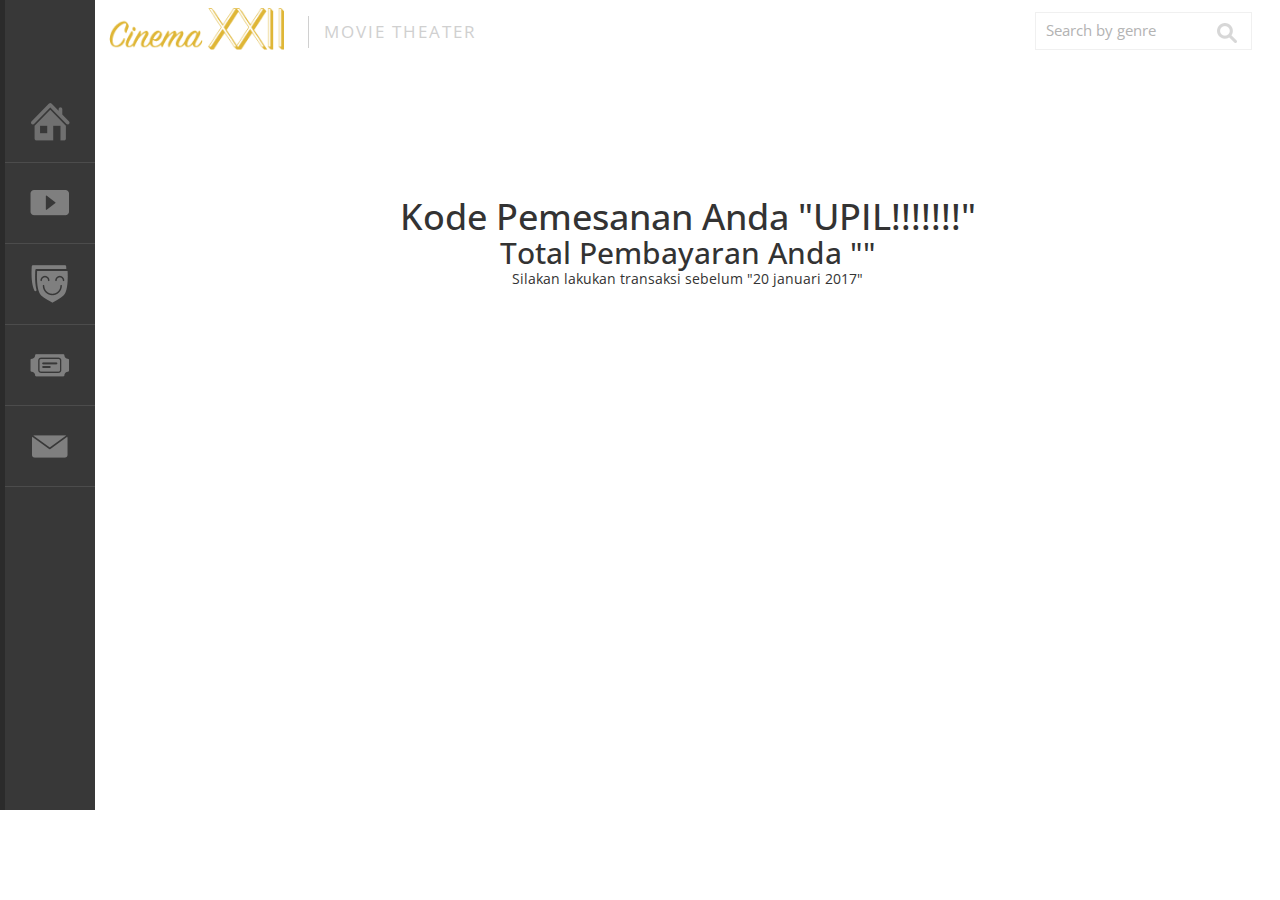
<file: bioskop/pembayaran.html>
<!--
Author: W3layouts
Author URL: http://w3layouts.com
License: Creative Commons Attribution 3.0 Unported
License URL: http://creativecommons.org/licenses/by/3.0/
-->
<!DOCTYPE html>
<html>
	<head>
		<title>Cinema A Entertainment Category Flat Bootstarp Resposive Website Template | Reviews :: w3layouts</title>
		<link href="css/bootstrap.css" rel='stylesheet' type='text/css' />
		<!-- Custom Theme files -->
		<link href="css/style.css" rel="stylesheet" type="text/css" media="all" />
		<!-- Custom Theme files -->
		<script src="js/jquery.min.js"></script>
		<!-- Custom Theme files -->
		<meta name="viewport" content="width=device-width, initial-scale=1">
		<meta http-equiv="Content-Type" content="text/html; charset=utf-8" />
		<meta name="keywords" content="Cinema Responsive web template, Bootstrap Web Templates, Flat Web Templates, Andriod Compatible web template, 
		Smartphone Compatible web template, free webdesigns for Nokia, Samsung, LG, SonyErricsson, Motorola web design" />
		<script type="application/x-javascript"> addEventListener("load", function() { setTimeout(hideURLbar, 0); }, false); function hideURLbar(){ window.scrollTo(0,1); } </script>
		<!--webfont-->
		<link href='http://fonts.googleapis.com/css?family=Open+Sans:300italic,400italic,600italic,700italic,800italic,400,300,600,700,800' rel='stylesheet' type='text/css'>
	</head>
	<body>
		<!-- header-section-starts -->
		<div class="full">
			<div class="menu">
				<ul>
					<li><a href="home.html"><div class="hm"><i class="home1"></i><i class="home2"></i></div></a></li>
					<li><a href="videos.html"><div class="video"><i class="videos"></i><i class="videos1"></i></div></a></li>
					<li><a href="reviews.html"><div class="cat"><i class="watching"></i><i class="watching1"></i></div></a></li>
					<li><a href="booking.html"><div class="bk"><i class="booking"></i><i class="booking1"></i></div></a></li>
					<li><a href="contact.html"><div class="cnt"><i class="contact"></i><i class="contact1"></i></div></a></li>
				</ul>
			</div>
			<div class="main">
				<div class="bayar">
					<div class="top-header span_top">
						<div class="logo">
							<a href="home.html"><img src="images/logo.png" alt="" /></a>
							<p>Movie Theater</p>
						</div>
						<div class="search v-search">
							<form>
								<input type="text" value="Search by genre" onfocus="this.value = '';" onblur="if (this.value == '') {this.value = 'Search..';}"/>
								<input type="submit" value="">
							</form>
						</div>
						<br><br><br>
						<div class="clearfix"></div>
					</div>
					<br>
					<br>
					<br>
					<br>
					<br>
					<br>
					<h1><center>Kode Pemesanan Anda "UPIL!!!!!!!"</center></h1>
					<h2><center>Total Pembayaran Anda ""</center></h2>
					<center>Silakan lakukan transaksi sebelum "20 januari 2017"</center></h2>

				</div>
			<br><br><br>
			</div>
		</div>
	</body>
</html>
</file>
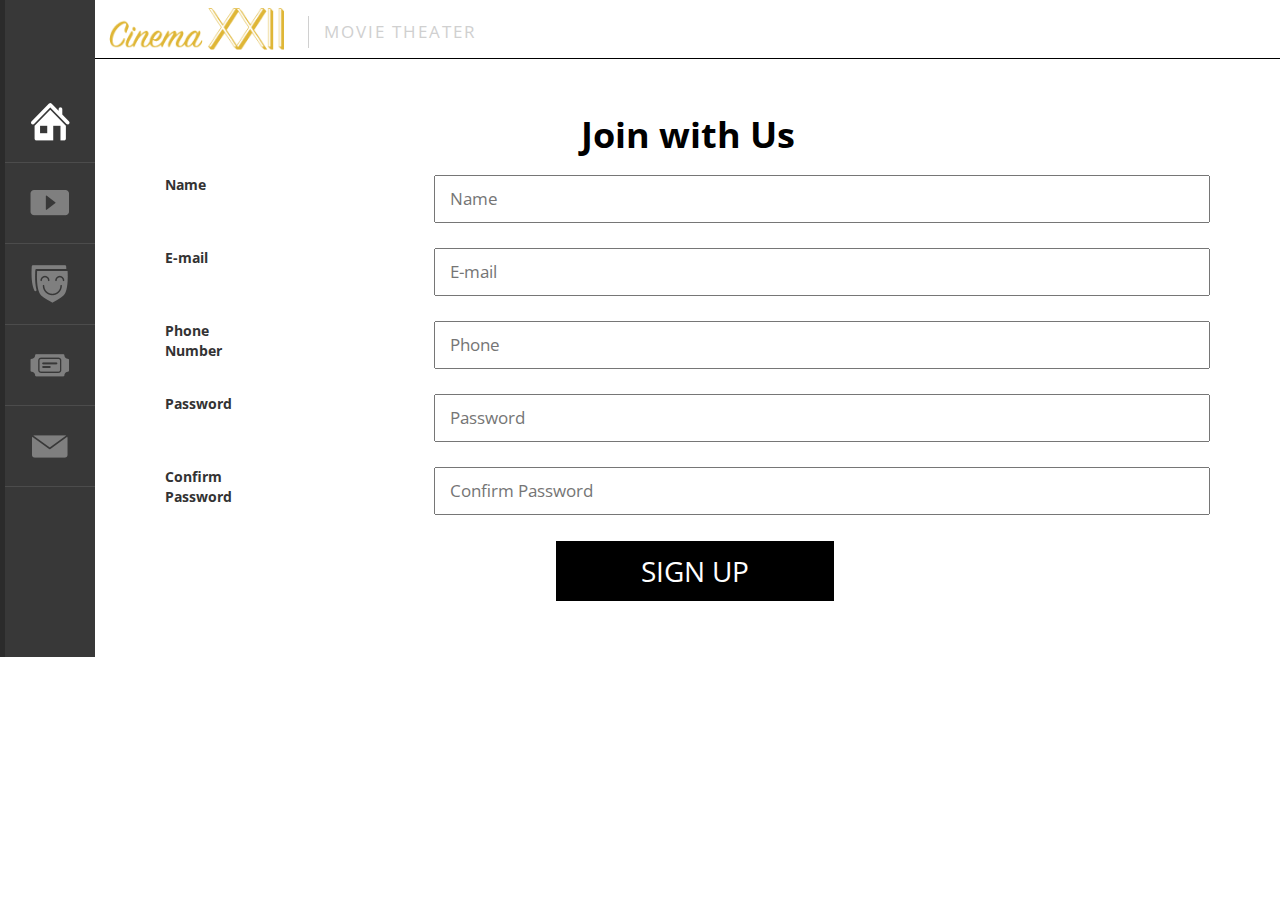
<file: bioskop/regis.html>
<!--
Author: W3layouts
Author URL: http://w3layouts.com
License: Creative Commons Attribution 3.0 Unported
License URL: http://creativecommons.org/licenses/by/3.0/
-->
<!DOCTYPE html>
<html>
<head>
<title>Cinema A Entertainment Category Flat Bootstarp Resposive Website Template | Home :: w3layouts</title>
<link href="css/bootstrap.css" rel='stylesheet' type='text/css' />
<!-- Custom Theme files -->
<link href="css/style.css" rel="stylesheet" type="text/css" media="all" />
<!-- Custom Theme files -->
<script src="js/jquery.min.js"></script>
<!-- Custom Theme files -->
<meta name="viewport" content="width=device-width, initial-scale=1">
<meta http-equiv="Content-Type" content="text/html; charset=utf-8" />
<meta name="keywords" content="Cinema Responsive web template, Bootstrap Web Templates, Flat Web Templates, Andriod Compatible web template, 
Smartphone Compatible web template, free webdesigns for Nokia, Samsung, LG, SonyErricsson, Motorola web design" />
<script type="application/x-javascript"> addEventListener("load", function() { setTimeout(hideURLbar, 0); }, false); function hideURLbar(){ window.scrollTo(0,1); } </script>
<!--webfont-->
<link href='http://fonts.googleapis.com/css?family=Open+Sans:300italic,400italic,600italic,700italic,800italic,400,300,600,700,800' rel='stylesheet' type='text/css'>
</head>
<body>
	<!-- header-section-starts -->
	<div class="full">
		<div class="menu">
			<ul>
				<li><a class="home.html" href="index.html"><i class="home"></i></a></li>
				<li><a href="videos.html"><div class="video"><i class="videos"></i><i class="videos1"></i></div></a></li>
				<li><a href="list.html"><div class="cat"><i class="watching"></i><i class="watching1"></i></div></a></li>
				<li><a href="booking.html"><div class="bk"><i class="booking"></i><i class="booking1"></i></div></a></li>
				<li><a href="contact.html"><div class="cnt"><i class="contact"></i><i class="contact1"></i></div></a></li>
			</ul>
		</div>
		<div class="main">
			<div class="top-header span_top">
				<div class="logo">
					<a href="index.html"><img src="images/logo.png" alt="" /></a>
					<p>Movie Theater</p>
				</div>
				<div class="clearfix"></div>
			</div>
			<div class="regis-contact">
				<form>					
					<div class="row">
						<h1 class="head"><center><strong>Join with Us</strong></center></h1>
					</div>
					<br>
					<div class="row">
					  <div class="col-sm-3"><label>Name</label></div>
					  <div class="col-sm-9"><input type="text" placeholder="Name" required/></div>
					</div>
					<div class="row">
					  <div class="col-sm-3"><label>E-mail</label></div>
					  <div class="col-sm-9"><input type="text" placeholder="E-mail" required/></div>
					</div>
					<div class="row">
					  <div class="col-sm-3"><label>Phone Number</label></div>
					  <div class="col-sm-9"><input type="text" placeholder="Phone" required/></div>
					</div>
					<div class="row">
					  <div class="col-sm-3"><label>Password</label></div>
					  <div class="col-sm-9"><input type="Password" placeholder="Password" required/></div>
					</div>
					<div class="row">
					  <div class="col-sm-3"><label>Confirm Password</label></div>
					  <div class="col-sm-9"><input type="Password" placeholder="Confirm Password" required/></div>
					</div>
					<div class="row">
						<h3 class="head"><center><input type="submit" value="SIGN UP"/></center></h3>
					</div>
					<div class="clearfix"></div>
				</form>
			</div>
		</div>
	</div>
</body>
</html>
</file>
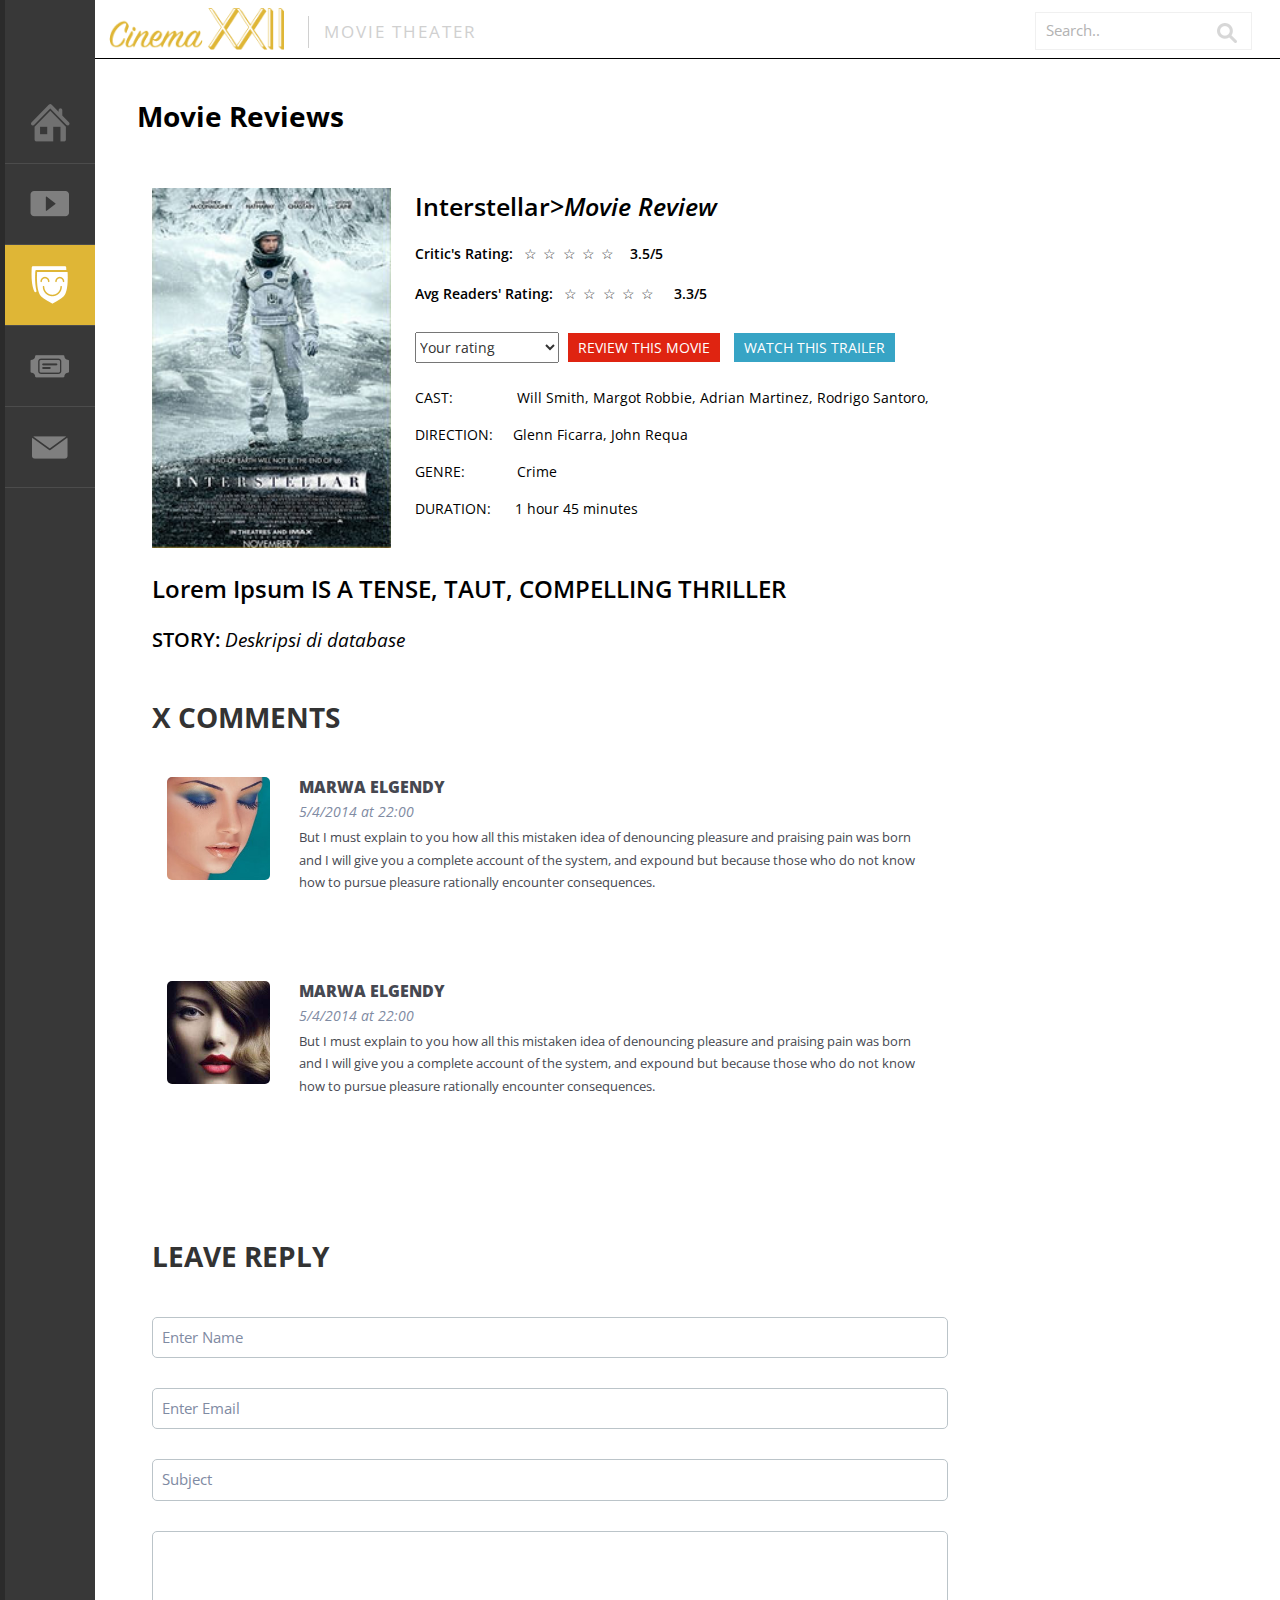
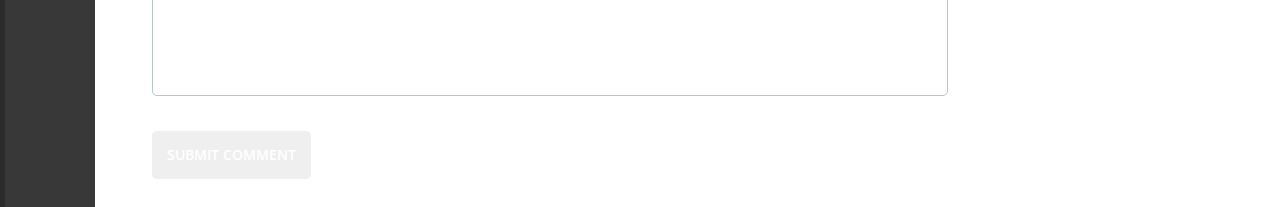
<file: bioskop/single.html>
<!--
Author: W3layouts
Author URL: http://w3layouts.com
License: Creative Commons Attribution 3.0 Unported
License URL: http://creativecommons.org/licenses/by/3.0/
-->
<!DOCTYPE html>
<html>
<head>
<title>Cinema A Entertainment Category Flat Bootstarp Resposive Website Template | Single :: w3layouts</title>
<link href="css/bootstrap.css" rel='stylesheet' type='text/css' />
<!-- Custom Theme files -->
<link href="css/style.css" rel="stylesheet" type="text/css" media="all" />
<!-- Custom Theme files -->
<script src="js/jquery.min.js"></script>
<!-- Custom Theme files -->
<meta name="viewport" content="width=device-width, initial-scale=1">
<meta http-equiv="Content-Type" content="text/html; charset=utf-8" />
<meta name="keywords" content="Cinema Responsive web template, Bootstrap Web Templates, Flat Web Templates, Andriod Compatible web template, 
Smartphone Compatible web template, free webdesigns for Nokia, Samsung, LG, SonyErricsson, Motorola web design" />
<script type="application/x-javascript"> addEventListener("load", function() { setTimeout(hideURLbar, 0); }, false); function hideURLbar(){ window.scrollTo(0,1); } </script>
<!--webfont-->
<link href='http://fonts.googleapis.com/css?family=Open+Sans:300italic,400italic,600italic,700italic,800italic,400,300,600,700,800' rel='stylesheet' type='text/css'>
</head>
<body>
	<!-- header-section-starts -->
	<div class="full">
			<div class="menu">
				<ul>
					<li><a href="index.html"><div class="hm"><i class="home1"></i><i class="home2"></i></div></a></li>
					<li><a href="videos.html"><div class="video"><i class="videos"></i><i class="videos1"></i></div></a></li>
					<li><a class="active" href="list.html"><div class="cat"><i class="watching"></i><i class="watching1"></i></div></a></li>
					<li><a href="booking.html"><div class="bk"><i class="booking"></i><i class="booking1"></i></div></a></li>
					<li><a href="contact.html"><div class="cnt"><i class="contact"></i><i class="contact1"></i></div></a></li>
				</ul>
			</div>
		<div class="main">
		<div class="single-content">
			<div class="top-header span_top">
				<div class="logo">
					<a href="index.html"><img src="images/logo.png" alt="" /></a>
					<p>Movie Theater</p>
				</div>
				<div class="search v-search">
					<form>
						<input type="text" value="Search.." onfocus="this.value = '';" onblur="if (this.value == '') {this.value = 'Search..';}"/>
						<input type="submit" value="">
					</form>
				</div>
				<div class="clearfix"></div>
			</div>
			<div class="reviews-section">
				<h3 class="head">Movie Reviews</h3>
					<div class="col-md-9 reviews-grids">
						<div class="review">
							<div class="movie-pic">
								<a href="single.html"><img src="images/F0002.jpg" alt="" /></a>
							</div>
							<div class="review-info">
								<a class="span" href="single.html">Interstellar><i>Movie Review</i></a>
								<p class="dirctr"></p>
								<p class="ratingview">Critic's Rating:</p>
								<div class="rating">
									<span>☆</span>
									<span>☆</span>
									<span>☆</span>
									<span>☆</span>
									<span>☆</span>
								</div>
								<p class="ratingview">
								&nbsp;3.5/5  
								</p>
								<div class="clearfix"></div>
								<p class="ratingview c-rating">Avg Readers' Rating:</p>
								<div class="rating c-rating">
									<span>☆</span>
									<span>☆</span>
									<span>☆</span>
									<span>☆</span>
									<span>☆</span>
								</div> 	
								<p class="ratingview c-rating">								
								&nbsp; 3.3/5</p>
								<div class="clearfix"></div>
								<div class="yrw">
									<div class="dropdown-button">           			
										<select class="dropdown" tabindex="9" data-settings='{"wrapperClass":"flat"}'>
										<option value="0">Your rating</option>	
										<option value="1">1.Poor</option>
										<option value="2">1.5(Below average)</option>
										<option value="3">2.Average</option>
										<option value="4">2.5(Above average)</option>
										<option value="5">3.Watchable</option>
										<option value="6">3.5(Good)</option>
										<option value="7">4.5(Very good)</option>
										<option value="8">5.Outstanding</option>
									  </select>
									</div>
									<div class="rtm text-center">
										<a href="">REVIEW THIS MOVIE</a>
									</div>
									<div class="wt text-center">
										<a href="">WATCH THIS TRAILER</a>
									</div>
									<div class="clearfix"></div>
								</div>
								<p class="info">CAST:&nbsp; &nbsp;&nbsp;&nbsp;&nbsp;&nbsp;&nbsp;&nbsp;&nbsp;&nbsp;&nbsp;&nbsp;&nbsp;&nbsp;&nbsp;Will Smith, Margot Robbie, Adrian Martinez, Rodrigo Santoro, BD Wong, Robert Taylor</p>
								<p class="info">DIRECTION: &nbsp;&nbsp;&nbsp;&nbsp;Glenn Ficarra, John Requa</p>
								<p class="info">GENRE:&nbsp;&nbsp;&nbsp;&nbsp;&nbsp;&nbsp;&nbsp;&nbsp;&nbsp;&nbsp;&nbsp;&nbsp; Crime</p>
								<p class="info">DURATION:&nbsp;&nbsp;&nbsp; &nbsp; 1 hour 45 minutes</p>
							</div>
							<div class="clearfix"></div>
						</div>
						<div class="single">
							<h3>Lorem Ipsum IS A TENSE, TAUT, COMPELLING THRILLER</h3>
							<p>STORY:<i> Deskripsi di database</i></p>
						</div>
							<!-- comments-section-starts -->
	    <div class="comments-section">
	        <div class="comments-section-head">
				<div class="comments-section-head-text">
					<h3>X Comments</h3>
				</div>
				<div class="clearfix"></div>
		    </div>
			<div class="comments-section-grids">
				<div class="comments-section-grid">
					<div class="col-md-2 comments-section-grid-image">
						<img src="images/eye-brow.jpg" class="img-responsive" alt="" />
					</div>
					<div class="col-md-10 comments-section-grid-text">
						<h4><a href="#">MARWA ELGENDY</a></h4>
						<label>5/4/2014 at 22:00   </label>
						<p>But I must explain to you how all this mistaken idea of denouncing pleasure and praising pain was born and I will give you a complete account of the system, and expound but because those who do not know how to pursue pleasure rationally encounter consequences.</p>
						<span></span>
						<i class="rply-arrow"></i>
					</div>
					<div class="clearfix"></div>
				</div>
				<div class="comments-section-grid">
					<div class="col-md-2 comments-section-grid-image">
						<img src="images/stylish.jpg" class="img-responsive" alt="" />
					</div>
					<div class="col-md-10 comments-section-grid-text">
						<h4><a href="#">MARWA ELGENDY</a></h4>
						<label>5/4/2014 at 22:00   </label>
						<p>But I must explain to you how all this mistaken idea of denouncing pleasure and praising pain was born and I will give you a complete account of the system, and expound but because those who do not know how to pursue pleasure rationally encounter consequences.</p>
						<span></span>
						<i class="rply-arrow"></i>
					</div>
					<div class="clearfix"></div>
				</div>
			</div>
	    </div>
	  <!-- comments-section-ends -->
		  <div class="reply-section">
			  <div class="reply-section-head">
				  <div class="reply-section-head-text">
					  <h3>Leave Reply</h3>
				  </div>
			  </div> 
			<div class="blog-form">
			    <form>
					<input type="text" class="text" value="Enter Name" onfocus="this.value = '';" onblur="if (this.value == '') {this.value = 'Enter Name';}">
					<input type="text" class="text" value="Enter Email" onfocus="this.value = '';" onblur="if (this.value == '') {this.value = 'Enter Email';}">
					<input type="text" class="text" value="Subject" onfocus="this.value = '';" onblur="if (this.value == '') {this.value = 'Subject';}">
					<textarea></textarea>
					<input type="button" value="SUBMIT COMMENT">
			    </form>
			 </div>
			</div>
			</div>
		
	</div>
	<div class="clearfix"></div>
	</div>
</body>
</html>
</file>
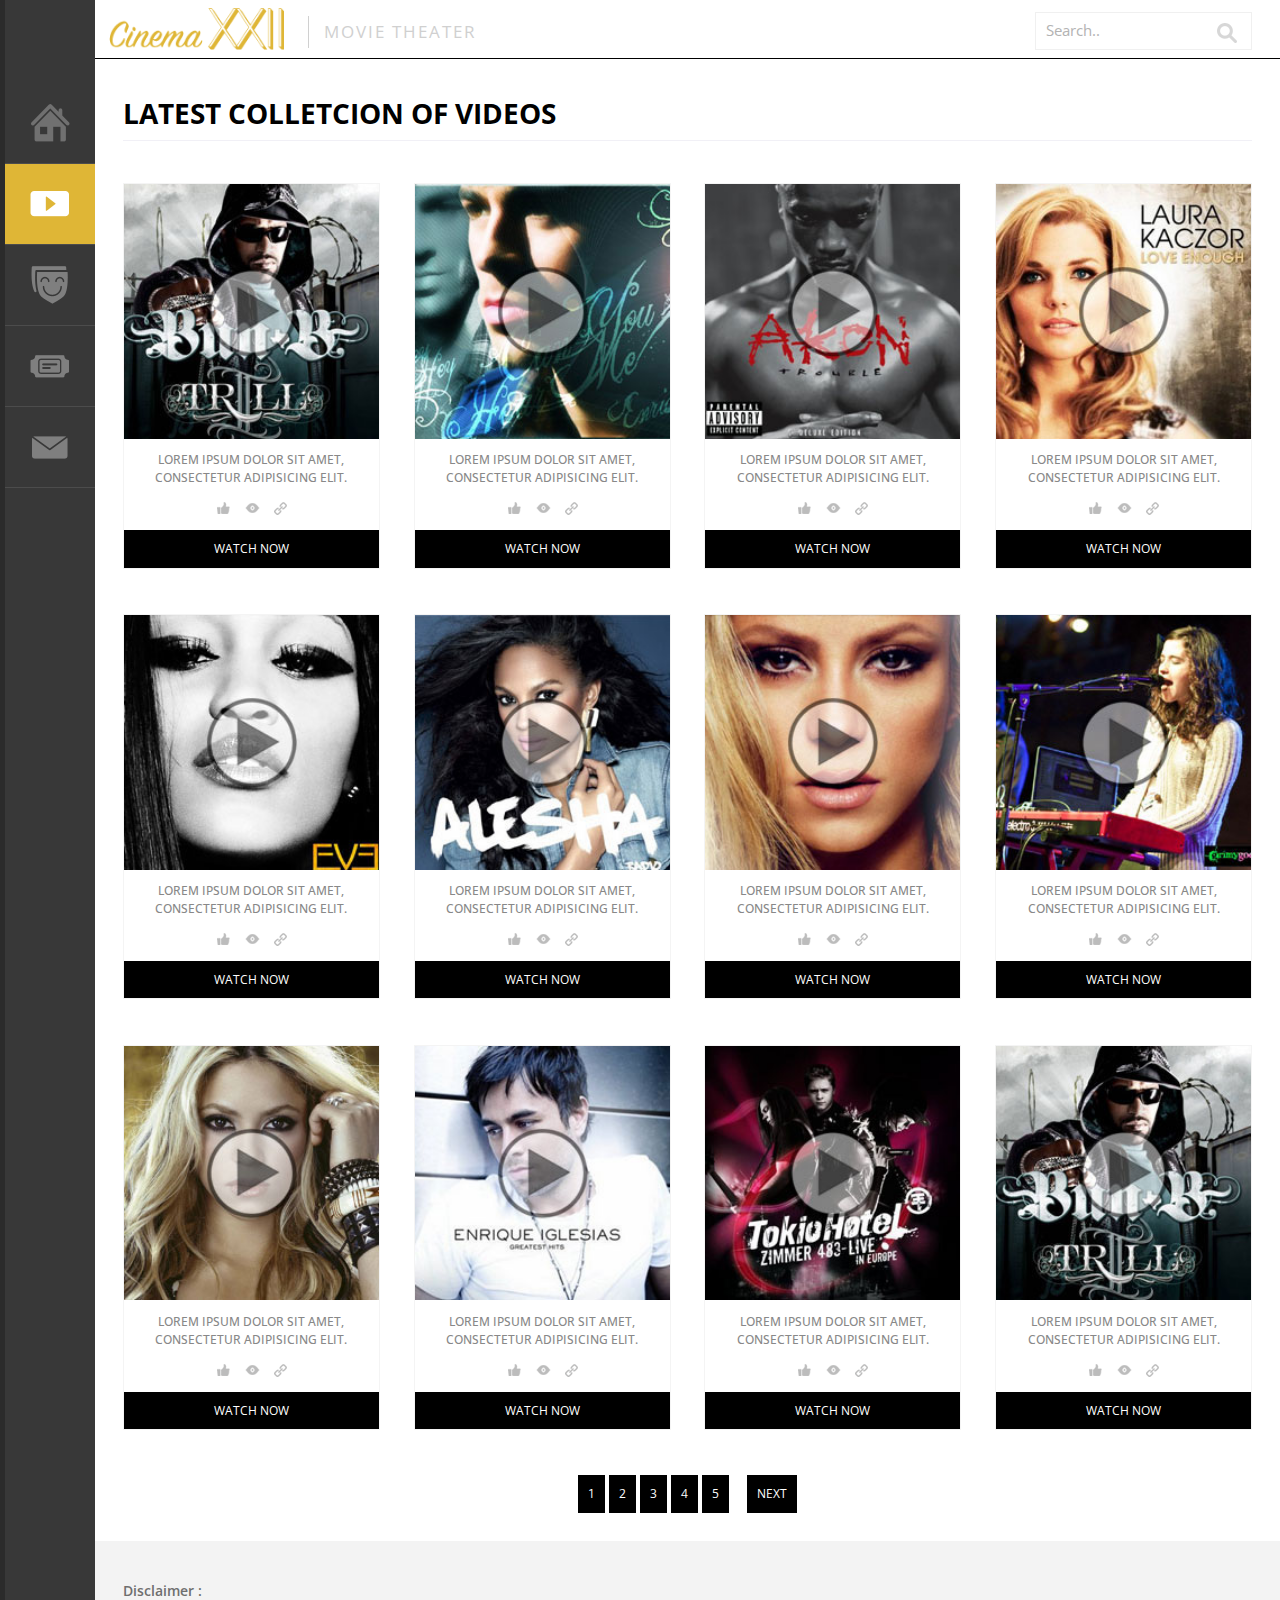
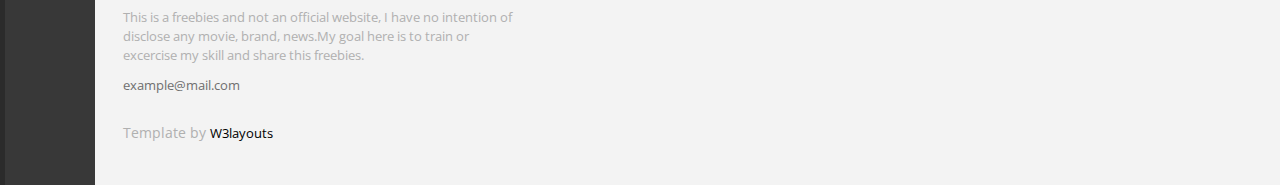
<file: bioskop/videos.html>
<!--
Author: W3layouts
Author URL: http://w3layouts.com
License: Creative Commons Attribution 3.0 Unported
License URL: http://creativecommons.org/licenses/by/3.0/
-->
<!DOCTYPE html>
<html>
<head>
<title>Cinema A Entertainment Category Flat Bootstarp Resposive Website Template | Videos :: w3layouts</title>
<link href="css/bootstrap.css" rel='stylesheet' type='text/css' />
<!-- Custom Theme files -->
<link href="css/style.css" rel="stylesheet" type="text/css" media="all" />
<!-- Custom Theme files -->
<script src="js/jquery.min.js"></script>
<!-- Custom Theme files -->
<meta name="viewport" content="width=device-width, initial-scale=1">
<meta http-equiv="Content-Type" content="text/html; charset=utf-8" />
<meta name="keywords" content="Cinema Responsive web template, Bootstrap Web Templates, Flat Web Templates, Andriod Compatible web template, 
Smartphone Compatible web template, free webdesigns for Nokia, Samsung, LG, SonyErricsson, Motorola web design" />
<script type="application/x-javascript"> addEventListener("load", function() { setTimeout(hideURLbar, 0); }, false); function hideURLbar(){ window.scrollTo(0,1); } </script>
<!--webfont-->
<link href='http://fonts.googleapis.com/css?family=Open+Sans:300italic,400italic,600italic,700italic,800italic,400,300,600,700,800' rel='stylesheet' type='text/css'>
</head>
<body>
	<!-- header-section-starts -->
	<div class="full">
			<div class="menu">
				<ul>
					<li><a href="index.html"><div class="hm"><i class="home1"></i><i class="home2"></i></div></a></li>
					<li><a class="active" href="videos.html"><div class="video"><i class="videos"></i><i class="videos1"></i></div></a></li>
					<li><a href="list.html"><div class="cat"><i class="watching"></i><i class="watching1"></i></div></a></li>
					<li><a href="404.html"><div class="bk"><i class="booking"></i><i class="booking1"></i></div></a></li>
					<li><a href="contact.html"><div class="cnt"><i class="contact"></i><i class="contact1"></i></div></a></li>
				</ul>
			</div>
		<div class="main">
		<div class="video-content">
			<div class="top-header span_top">
				<div class="logo">
					<a href="index.html"><img src="images/logo.png" alt="" /></a>
					<p>Movie Theater</p>
				</div>
				<div class="search v-search">
					<form>
						<input type="text" value="Search.." onfocus="this.value = '';" onblur="if (this.value == '') {this.value = 'Search..';}"/>
						<input type="submit" value="">
					</form>
				</div>
				<div class="clearfix"></div>
			</div>
			<div class="right-content">
				<div class="right-content-heading">
					<div class="right-content-heading-left">
						<h3 class="head">Latest Colletcion of videos</h3>
					</div>
				</div>
				<!-- pop-up-box --> 
		<link href="css/popuo-box.css" rel="stylesheet" type="text/css" media="all" />
		<script src="js/jquery.magnific-popup.js" type="text/javascript"></script>
		 <script>
				$(document).ready(function() {
				$('.popup-with-zoom-anim').magnificPopup({
					type: 'inline',
					fixedContentPos: false,
					fixedBgPos: true,
					overflowY: 'auto',
					closeBtnInside: true,
					preloader: false,
					midClick: true,
					removalDelay: 300,
					mainClass: 'my-mfp-zoom-in'
				});
				});
		</script>		

		<!--//pop-up-box -->

				<div class="content-grids">
					<div class="content-grid">
						<a class="play-icon popup-with-zoom-anim" href="#small-dialog"><img src="images/gridallbum1.jpg" title="allbum-name" /></a>
						<h3>Lorem ipsum dolor sit amet, consectetur adipisicing elit.</h3>
						<ul>
							<li><a href="#"><img src="images/likes.png" title="image-name" /></a></li>
							<li><a href="#"><img src="images/views.png" title="image-name" /></a></li>
							<li><a href="#"><img src="images/link.png" title="image-name" /></a></li>
						</ul>
						<a class="button play-icon popup-with-zoom-anim" href="#small-dialog">Watch now</a>
					</div>
					<div id="small-dialog" class="mfp-hide">
						<iframe  src="https://www.youtube.com/embed/2LqzF5WauAw" frameborder="0" allowfullscreen></iframe>
					</div>
					<div class="content-grid">
						<a class="play-icon popup-with-zoom-anim" href="#small-dialog"><img src="images/gridallbum2.jpg" title="allbum-name" /></a>
						<h3>Lorem ipsum dolor sit amet, consectetur adipisicing elit.</h3>
						<ul>
							<li><a href="#"><img src="images/likes.png" title="image-name" /></a></li>
							<li><a href="#"><img src="images/views.png" title="image-name" /></a></li>
							<li><a href="#"><img src="images/link.png" title="image-name" /></a></li>
						</ul>
						<a class="button play-icon popup-with-zoom-anim" href="#small-dialog">Watch now</a>
					</div>
					<div class="content-grid">
						<a class="play-icon popup-with-zoom-anim" href="#small-dialog"><img src="images/gridallbum3.jpg" title="allbum-name" /></a>
						<h3>Lorem ipsum dolor sit amet, consectetur adipisicing elit.</h3>
						<ul>
							<li><a href="#"><img src="images/likes.png" title="image-name" /></a></li>
							<li><a href="#"><img src="images/views.png" title="image-name" /></a></li>
							<li><a href="#"><img src="images/link.png" title="image-name" /></a></li>
						</ul>
						<a class="button play-icon popup-with-zoom-anim" href="#small-dialog">Watch now</a>
					</div>
					<div class="content-grid last-grid">
						<a class="play-icon popup-with-zoom-anim" href="#small-dialog"><img src="images/gridallbum4.jpg" title="allbum-name" /></a>
						<h3>Lorem ipsum dolor sit amet, consectetur adipisicing elit.</h3>
						<ul>
							<li><a href="#"><img src="images/likes.png" title="image-name" /></a></li>
							<li><a href="#"><img src="images/views.png" title="image-name" /></a></li>
							<li><a href="#"><img src="images/link.png" title="image-name" /></a></li>
						</ul>
						<a class="button play-icon popup-with-zoom-anim" href="#small-dialog">Watch now</a>
					</div>
					<div class="content-grid">
						<a class="play-icon popup-with-zoom-anim" href="#small-dialog"><img src="images/gridallbum5.jpg" title="allbum-name" /></a>
						<h3>Lorem ipsum dolor sit amet, consectetur adipisicing elit.</h3>
						<ul>
							<li><a href="#"><img src="images/likes.png" title="image-name" /></a></li>
							<li><a href="#"><img src="images/views.png" title="image-name" /></a></li>
							<li><a href="#"><img src="images/link.png" title="image-name" /></a></li>
						</ul>
						<a class="button play-icon popup-with-zoom-anim" href="#small-dialog">Watch now</a>
					</div>
					<div class="content-grid">
						<a class="play-icon popup-with-zoom-anim" href="#small-dialog"><img src="images/gridallbum6.jpg" title="allbum-name" /></a>
						<h3>Lorem ipsum dolor sit amet, consectetur adipisicing elit.</h3>
						<ul>
							<li><a href="#"><img src="images/likes.png" title="image-name" /></a></li>
							<li><a href="#"><img src="images/views.png" title="image-name" /></a></li>
							<li><a href="#"><img src="images/link.png" title="image-name" /></a></li>
						</ul>
						<a class="button play-icon popup-with-zoom-anim" href="#small-dialog">Watch now</a>
					</div>
					<div class="content-grid">
						<a class="play-icon popup-with-zoom-anim" href="#small-dialog"><img src="images/gridallbum7.jpg" title="allbum-name" /></a>
						<h3>Lorem ipsum dolor sit amet, consectetur adipisicing elit.</h3>
						<ul>
							<li><a href="#"><img src="images/likes.png" title="image-name" /></a></li>
							<li><a href="#"><img src="images/views.png" title="image-name" /></a></li>
							<li><a href="#"><img src="images/link.png" title="image-name" /></a></li>
						</ul>
						<a class="button play-icon popup-with-zoom-anim" href="#small-dialog">Watch now</a>
					</div>
					<div class="content-grid last-grid">
						<a class="play-icon popup-with-zoom-anim" href="#small-dialog"><img src="images/gridallbum8.jpg" title="allbum-name" /></a>
						<h3>Lorem ipsum dolor sit amet, consectetur adipisicing elit.</h3>
						<ul>
							<li><a href="#"><img src="images/likes.png" title="image-name" /></a></li>
							<li><a href="#"><img src="images/views.png" title="image-name" /></a></li>
							<li><a href="#"><img src="images/link.png" title="image-name" /></a></li>
						</ul>
						<a class="button play-icon popup-with-zoom-anim" href="#small-dialog">Watch now</a>
					</div>
					<div class="content-grid">
						<a class="play-icon popup-with-zoom-anim" href="#small-dialog"><img src="images/gridallbum9.jpg" title="allbum-name" /></a>
						<h3>Lorem ipsum dolor sit amet, consectetur adipisicing elit.</h3>
						<ul>
							<li><a href="#"><img src="images/likes.png" title="image-name" /></a></li>
							<li><a href="#"><img src="images/views.png" title="image-name" /></a></li>
							<li><a href="#"><img src="images/link.png" title="image-name" /></a></li>
						</ul>
						<a class="button play-icon popup-with-zoom-anim" href="#small-dialog">Watch now</a>
					</div>
					<div class="content-grid">
						<a class="play-icon popup-with-zoom-anim" href="#small-dialog"><img src="images/gridallbum10.jpg" title="allbum-name" /></a>
						<h3>Lorem ipsum dolor sit amet, consectetur adipisicing elit.</h3>
						<ul>
							<li><a href="#"><img src="images/likes.png" title="image-name" /></a></li>
							<li><a href="#"><img src="images/views.png" title="image-name" /></a></li>
							<li><a href="#"><img src="images/link.png" title="image-name" /></a></li>
						</ul>
						<a class="button play-icon popup-with-zoom-anim" href="#small-dialog">Watch now</a>
					</div>
					<div class="content-grid">
						<a class="play-icon popup-with-zoom-anim" href="#small-dialog"><img src="images/gridallbum11.jpg" title="allbum-name" /></a>
						<h3>Lorem ipsum dolor sit amet, consectetur adipisicing elit.</h3>
						<ul>
							<li><a href="#"><img src="images/likes.png" title="image-name" /></a></li>
							<li><a href="#"><img src="images/views.png" title="image-name" /></a></li>
							<li><a href="#"><img src="images/link.png" title="image-name" /></a></li>
						</ul>
						<a class="button play-icon popup-with-zoom-anim" href="#small-dialog">Watch now</a>
					</div>
					<div class="content-grid last-grid">
						<a class="play-icon popup-with-zoom-anim" href="#small-dialog"><img src="images/gridallbum1.jpg" title="allbum-name" /></a>
						<h3>Lorem ipsum dolor sit amet, consectetur adipisicing elit.</h3>
						<ul>
							<li><a href="#"><img src="images/likes.png" title="image-name" /></a></li>
							<li><a href="#"><img src="images/views.png" title="image-name" /></a></li>
							<li><a href="#"><img src="images/link.png" title="image-name" /></a></li>
						</ul>
						<a class="button play-icon popup-with-zoom-anim" href="#small-dialog">Watch now</a>
					</div>
					<div class="clearfix"> </div>
					<!---start-pagenation----->
					<div class="pagenation">
						<ul>
							<li><a href="#">1</a></li>
							<li><a href="#">2</a></li>
							<li><a href="#">3</a></li>
							<li><a href="#">4</a></li>
							<li><a href="#">5</a></li>
							<li><a href="#">Next</a></li>
						</ul>
					</div>
					<div class="clearfix"> </div>
					<!---End-pagenation----->
				</div>
			</div>
			<div class="clearfix"> </div>
			</div>	
	<div class="footer">
		<h6>Disclaimer : </h6>
		<p class="claim">This is a freebies and not an official website, I have no intention of disclose any movie, brand, news.My goal here is to train or excercise my skill and share this freebies.</p>
		<a href="example@mail.com">example@mail.com</a>
		<div class="copyright">
			<p> Template by  <a href="http://w3layouts.com">  W3layouts</a></p>
		</div>
	</div>	
	</div>
	<div class="clearfix"></div>
	</div>
</body>
</html>
</file>
<file: bioskop/css/style.css>
/*--
Author: W3layouts
Author URL: http://w3layouts.com
License: Creative Commons Attribution 3.0 Unported
License URL: http://creativecommons.org/licenses/by/3.0/
--*/

.upil{
	padding-left: 20px;
}
body{
	padding:0;
	margin:0;
	font-family: 'Open Sans', sans-serif;
	background:#fff;
}
body a{
    transition:0.5s all;
	-webkit-transition:0.5s all;
	-moz-transition:0.5s all;
	-o-transition:0.5s all;
	-ms-transition:0.5s all;
}
input[type="button"],input[type="submit"]{
	transition:0.5s all;
	-webkit-transition:0.5s all;
	-moz-transition:0.5s all;
	-o-transition:0.5s all;
	-ms-transition:0.5s all;
}
h1,h2,h3,h4,h5,h6{
	margin:0;			   
}	
p{
	margin:0;
}
ul{
	margin:0;
	padding:0;
}
label{
	margin:0;
}
/*-----start-header----*/
.full {	
	border-left: 5px solid #2b2b2b;
}
.main{
	 border-left: 104px solid #383838;
}
.top-header {
	padding: 1.25em 3em 1.25em 2em;
	background: rgba(255, 255, 255, 0.47);
}
.header {
	background: url('../images/header-bg.jpg') no-repeat 0px 0px;
	background-size:cover;
	-webkit-background-size:cover;
	-moz-background-size:cover;
	-o-background-size:cover;
	-ms-background-size:cover;
	min-height:750px;	
}
.bayar {
	background: white no-repeat 0px 0px;
	background-size:cover;
	-webkit-background-size:cover;
	-moz-background-size:cover;
	-o-background-size:cover;
	-ms-background-size:cover;
	min-height:750px;	
}
.header-regis{
	background-size:cover;
	min-height:75px;	
}
.regis-contact{
	padding:4em 5em;
	border-top: 1px solid #000;
}
.regis-contact p{
	color: #000;
	font-size: 1.2em;
	word-spacing: 2px;
	letter-spacing: 1.3px;
	font-weight: 600;
	text-transform: lowercase;
	margin-top: 2px;
	margin-left: 15px;
}
.regis-contact h1{
	color: black;
	font-weight: 400;
}
.regis-contact h3{
	margin-left: 15px;
}
.regis-form{
	margin-top:3em;
}
.regis-contact form input[type="text"],.regis-contact form textarea{
	width: 100%;
	padding: 10px 14px;
	font-size: 1.2em;
	margin-bottom:1.5em;
	color: #000;
	outline: none;
	font-weight:400;
}.regis-contact form input[type="password"],.regis-contact form textarea{
	width: 100%;
	padding: 10px 14px;
	font-size: 1.2em;
	margin-bottom:1.5em;
	color: #000;
	outline: none;
	font-weight:400;
}
.regis-contact form textarea {
	resize:none;
	height:201px;
	border-radius: 0;
}
.regis-contact form label{
    display: inline-block;
    width: 40%;
	text-align: left;
}

.regis-contact form input[type="submit"] {
	size: 10%;
	font-size: 1em;
	font-weight:400;
	color: #fff;
	outline: none;
	border: 0.3px solid #000;
	padding: 0.5em 3em;
	background:#000;
	margin-top: 0em;
	transition:0.5s all;
	-webkit-transition:0.5s all;
	-moz-transition:0.5s all;
	-o-transition:0.5s all;
	-ms-transition:0.5s all;
}
.regis-contact form input[type="submit"]:hover{
	background:#fff;
	color:#000;
}
.contact_info {
	margin-top:2em;
}
.regis-contact form input[type="date"]{
	width:300%;
}
.contact_info h3 {
	color: #000;
	font-size: 2.2em;
	font-weight: 600;
	margin-bottom:0.7em;
}
.header-info {
	float:right;
	padding-top:4em;
	width:25%;
	margin-right: 2.5%;
}
.header-info h1 {
	color:#fff;
	font-size:3.5em;
	font-weight:700;
	margin-bottom:12px;
	padding-bottom:7px;
	border-bottom:1px solid #4b4b4b;
}
p.age {
	color:#f4f4f4;
	font-size:1.15em;
	font-weight:400;
	margin:1.5em 0;
	margin-bottom: 2.5em;
}
p.special {
	color:#f4f4f4;
	font-size:1em;
	font-weight:400;
	line-height:1.7em;
	margin:2.2em 0;
}
p.age a {
	color:#3bd369;
	padding:7px 10px;
	border:2px solid #3bd369;
	border-radius: 4px;
	-webkit-border-radius: 4px;
	-moz-border-radius: 4px;
	-o-border-radius: 4px;
	-ms-border-radius: 4px;
	margin-right: 1.2em;
	text-decoration:none;
}
p.review{
	color:#f4f4f4;
	font-size:1em;
	font-weight:400;
	line-height:1.7em;
	margin:0.8em 0;	
}
a.video {
  background: #dfb636;
  font-size: 1.25em;
  text-decoration: none;
  padding: 12px 25px 12px 15px;
  color: #fff;
  font-weight: 600;
  border-radius: 5px;
  -webkit-border-radius: 5px;
  -moz-border-radius: 5px;
  -o-border-radius: 5px;
  -ms-border-radius: 5px;
  border-bottom: 3px solid #2d2d2d;
  width:75%;
  display:block;
  margin-top:25px;
}
a.book {
  background: #bb7b29;
  font-size: 1.25em;
  text-decoration: none;
  padding: 12px 25px 12px 15px;
  color: #fff;
  font-weight: 600;
  border-radius: 5px;
  -webkit-border-radius: 5px;
  -moz-border-radius: 5px;
  -o-border-radius: 5px;
  -ms-border-radius: 5px;
  border-bottom: 3px solid #2d2d2d;
  width:75%;
  display:block;
  margin-top:18px;
}
a.book:hover,a.video:hover {
	background: #000;
    border-bottom: 3px solid #000;
}
i.book1 {
	width:40px;
	height:35px;
	background: url('../images/img-sprite.png') no-repeat -300px -87px;
	display:inline-block;
	vertical-align:middle;
	margin-right:10px;
}
i.video1 {
	width:40px;
	height:35px;
	background: url('../images/img-sprite.png') no-repeat -300px -50px;
	display:inline-block;
	vertical-align:middle;
	margin-right:10px;
}
.menu {
	position: fixed;
	top: 82px;
	left: 5px;
	 z-index: 2;
}
.menu ul li {
	list-style-type:none;
	border-bottom:1px solid #4c4c4c;
}
.menu ul li a{
	padding:12px 22px;
	  display: block;
}
.menu ul li a.active {
	background:#dfb636;
}
.menu ul li a:hover {
	background: #dfb636;
}
i.home {
	width:60px;
	height:60px;
	background: url('../images/img-sprite.png') no-repeat 0px 0px;
	display:block;
}
i.home1 {
	width:60px;
	height:60px;
	background: url('../images/img-sprite.png') no-repeat 0px -60px;
	display:block;
}
i.home2 {
	width:60px;
	height:60px;
	background: url('../images/img-sprite.png') no-repeat 0px 0px;
	display:none;
}
.menu ul li a:hover div.hm i.home1{
	display:none;
}
.menu ul li a:hover div.hm i.home2{
	display:block;
}
.menu ul li a.active div.hm i.home1{
	display:none;
}
.menu ul li a.active div.hm i.home2{
	display:block;
}
i.videos {
	width:60px;
	height:60px;
	background: url('../images/img-sprite.png') no-repeat -60px 0px;
	display:block;
}
i.videos1 {
	width:60px;
	height:60px;
	background: url('../images/img-sprite.png') no-repeat -60px -60px;
	display:none;
}
.menu ul li a:hover div.video i.videos{
	display:none;
}
.menu ul li a:hover div.video i.videos1{
	display:block;
}
.menu ul li a.active div.video i.videos{
	display:none;
}
.menu ul li a.active div.video i.videos1{
	display:block;
}
i.watching {
	width:60px;
	height:60px;
	background: url('../images/img-sprite.png') no-repeat -120px 0px;
	display:block;
}
i.watching1 {
	width:60px;
	height:60px;
	background: url('../images/img-sprite.png') no-repeat -120px -60px;
	display:none;
}
.menu ul li a:hover div.cat i.watching{
	display:none;
}
.menu ul li a:hover div.cat i.watching1{
	display:block;
}
.menu ul li a.active div.cat i.watching{
	display:none;
}
.menu ul li a.active div.cat i.watching1{
	display:block;
}
i.booking {
	width:60px;
	height:60px;
	background: url('../images/img-sprite.png') no-repeat -180px 0px;
	display:block;
}
i.booking1 {
	width:60px;
	height:60px;
	background: url('../images/img-sprite.png') no-repeat -180px -60px;
	display:none;
}
.menu ul li a:hover div.bk i.booking{
	display:none;
}
.menu ul li a:hover div.bk i.booking1{
	display:block;
}
.menu ul li a.active div.bk i.booking{
	display:none;
}
.menu ul li a.active div.bk i.booking1{
	display:block;
}
i.contact {
	width:60px;
	height:60px;
	background: url('../images/img-sprite.png') no-repeat -240px 0px;
	display:block;
}
i.contact1 {
	width:60px;
	height:60px;
	background: url('../images/img-sprite.png') no-repeat -240px -60px;
	display:none;
}
.menu ul li a:hover div.cnt i.contact{
	display:none;
}
.menu ul li a:hover div.cnt i.contact1{
	display:block;
}
.menu ul li a.active div.cnt i.contact{
	display:none;
}
.menu ul li a.active div.cnt i.contact1{
	display:block;
}
.logo{
	float: left;
	width: 48%;
}
.logo a {
	display: block;
	float: left;
}
.logo p {
	color:#D0D0D0;
	font-size:1.35em;
	letter-spacing:2px;
	text-transform:uppercase;
	float: left;
	border-left: 1px solid #D0D0D0;
	padding:4px 0 4px 20px;
	margin:8px 0 0px 20px;
}
.sign-in{
	float:right;
}
/*--start-search--*/
.sign-in {
	position: relative;
	padding: 2px 12px;
	width: 15%;
	float: right;
	border: 0.5px solid #f0f0f0;
	height : 28px;
	margin-bottom : 0px;
	margin-top : 4px;
}
.sign-in input[type="text"] {
	outline: none;
	color: #b3b3b3;
	background: none;
	font-size: 16px;
	border: none;
	width: 84.33%;
}
.sign-in input[type="password"] {
	outline: none;
	color: #b3b3b3;
	background: none;
	font-size: 16px;
	border: none;
	width: 84.33%;
}
.sign-in input[type="submit"] {
	background: url('../images/sign-in.png') no-repeat 0px 0px;
	border: none;
	cursor: pointer;
	position: absolute;
	outline: none;
	top: 2px;
	right: 7px;
	width: 54px;
	height: 25px;
}
.sign-up{
	
	width: 12%;
	float: right;
	height : 4px;
	margin-bottom: 0px;
	margin-right: 0px;
	margin-top: 0px;
}
.sign-up h5 {
	position: absolute;
	color: #b3b3b3;
	padding-right: 0px;
	margin-top: 0px;
	margin-bottom: 0px;
	margin-right: 0px;
	font-size: 12px;
}
.sign-up a{
	color: #b3b3b3;
}
.search{
	float:right;
}
/*--start-search--*/
.search {
	position: relative;
	padding: 8px 10px;
	width: 18%;
	float: right;
	border: 1px solid #f0f0f0;
}
.search input[type="text"] {
	outline: none;
	color: #b3b3b3;
	background: none;
	font-size: 16px;
	border: none;
	width: 84.33%;
}
.search input[type="submit"] {
	background: url('../images/sprit-1.png') no-repeat 0px 0px;
	border: none;
	cursor: pointer;
	position: absolute;
	outline: none;
	top: 2px;
	right: 7px;
	width: 35px;
	height: 35px;
}
#flexiselDemo1, #flexiselDemo2, #flexiselDemo3 {
	display: none;
}
.nbs-flexisel-container {
	position: relative;
	max-width: 100%;
}
.nbs-flexisel-ul {
	position: relative;
	width: 9999px;
	margin: 0px;
	padding: 0px;
	list-style-type: none;
	text-align: center;
}
.nbs-flexisel-inner {
	overflow: hidden;
}
.nbs-flexisel-item {
	float: left;
	margin: 0px;
	padding: 0px;
	cursor: pointer;
	position: relative;
	line-height: 0px;
}
.nbs-flexisel-item > img {
	
	cursor: pointer;
	position: relative;
	  width: 90%;
  margin: 0 5%;
}
/*** Navigation ***/
.nbs-flexisel-nav-left {
	display:none;
}
.nbs-flexisel-nav-right {
	display:none;
}	
.review-slider {
	background: #dfb636;
	padding: 3em 0;
}
.video iframe {
	width:100%;
	min-height:480px;
}
.more-reviews{
	background:#fff;
	padding:3em 0;
}
.news {
	background:#fff;
	padding:4em 3em;
	float: center;
}
.news-left-grid{
	align: right;
}
.news-left-grid h3 {
	color:#b8b8b8;
	font-size:2.2em;
	font-weight:700;
}
.news-left-grid h2 {
	color:#383838;
	font-size:3em;
	font-weight:700;
	margin:10px 0;

}
.news-left-grid h4 {
	color: #b8b8b8;
	font-size: 2.25em;
	font-weight: 500;
	margin:3px 0 2.1em 0;

}
.news-left-grid p {
	color:#bb7b29;
	font-size:1.4em;
	font-weight:600;
	float: center;
	margin-top:2.7em;
}
.news-left-grid a {
	background:#bb7b29;
	font-size:1.3em;
	text-decoration:none;
	  padding: 15px 25px 15px 15px;
	color:#fff;
	font-weight:600;
	border-radius: 5px;
	-webkit-border-radius: 5px;
	-moz-border-radius: 5px;
	-o-border-radius: 5px;
	-ms-border-radius: 5px;
	border-bottom:3px solid #c9c9c9;
	float: center;
}
.news-left-grid a:hover {
	background:#000;
	border-bottom:3px solid #848484;
	float: center;
}
.news form input[type="text"],.main-contact form textarea{
	width: 100%;
	padding: 10px 14px;
	border: 3px solid #000;
	font-size: 1.2em;
	margin-bottom:1.5em;
	color: #000;
	outline: none;
	font-weight:400;
}
.news form textarea {
	resize:none;
	height:201px;
	border-radius: 0;
}
.news form input[type="submit"] {
	font-size: 1.35em;
	font-weight:400;
	color: #fff;
	outline: none;
	border: 3px solid #000;
	padding: 0.5em 3em;
	background:#000;
	margin-top: 0em;
	transition:0.5s all;
	-webkit-transition:0.5s all;
	-moz-transition:0.5s all;
	-o-transition:0.5s all;
	-ms-transition:0.5s all;
}
.news form input[type="submit"]:hover{
	background:#fff;
	color:#000;
}
i.book {
	width: 60px;
	height: 50px;
	background: url('../images/img-sprite.png') no-repeat -300px 0px;
	display: inline-block;
	vertical-align: middle;
	margin-right:10px;
}
.news-left-grid p strong {
	font-size:1.6em;
}
.news-right-grid h3 {
	color:#b8b8b8;
	font-size:2.2em;
	font-weight:700;
	margin-bottom:0.5em;
}
.news-right-grid h5 {
	color:#383838;
	font-size:1.4em;
	font-weight:700;
	margin-bottom:6px;
}
.news-right-grid label {
	color:#b8b8b8;
	font-size:1em;
	font-weight:300;
}
.news-right-grid p {
	color:#b8b8b8;
	font-size:1em;
	line-height:1.4em;
	font-weight:400;
	margin-top:0.5em;
}
.news-grid {
	padding-bottom:1.2em;
	margin-bottom:1.2em;
	border-bottom:1px solid #F3F3F3;
}
.news-right-grid a{
	text-decoration:none;
	font-size:1.3em;
	font-weight:700;
	color:#dfb636;
}
.news-right-grid a:hover {
	color:#000;
}
.footer {
	background:#f3f3f3;
	padding:4em 3em;
}
.footer h6 {
	color:#6F6F6F;
	font-size:1em;
	font-weight:600;
}
p.claim {
	color: #b0b0b0;
	font-size: 0.95em;
	font-weight: 400;
	width: 35%;
	margin: 10px 0;
}
.footer a {
	color: #6F6F6F;
	font-size: 0.95em;
	text-decoration:none;
	font-weight: 400;
	width: 35%;
	margin-top: 6px;
	text-decoration:none;
}
.copyright {
	margin-top:2em;
}
.copyright p {
	color: #b0b0b0;
	font-size: 1em;
	font-weight: 400;
}
.copyright p a {
	color: #000;
}
/*-----right-content-----*/
.right-content{
	padding: 3em;
  border-top: 1px solid #000;
  background:#fff;
}
.content-grid{
	width: 22.75%;
  float: left;
  text-align: center;
  border: 1px solid rgba(235, 235, 235, 0.53);
  box-shadow: 0px 0px 10px rgba(255, 255, 255, 0.35);
  margin-right: 3%;
  margin-bottom: 4%;
}
.last-grid{
	margin-right:0px;
}
.content-grid img{
	display:block;
}
.content-grid h3{
	color: #888;
	text-transform: uppercase;
	  padding: 1em;
	display: block;
	line-height: 1.5em;
	font-size: 0.875em;
}
.content-grid ul li{
	display:inline-block;
}
.content-grid img{
	display:block;
	transition: 0.5s ease;
	-o-transition: 0.5s ease;
	-webkit-transition: 0.5s ease;
	  width: 100%;
}
.content-grid:hover  img{
	-webkit-filter: grayscale(100%);
	opacity: 5;
	transition: all 300ms!important;
	-webkit-transition: all 300ms!important;
	-moz-transition: all 300ms!important;
}
.content-grid ul li a{
	padding:0 5px;
	display:block;
}
.button{
	background: #000;
	padding: 10px;
	cursor: pointer;
	border: none;
	transition: 0.5s ease;
	-o-transition: 0.5s ease;
	-webkit-transition: 0.5s ease;
	color: #FFF;
	outline: none;
	text-transform: uppercase;
	display: block;
	margin: 10px 0 0 0;
	font-size: 0.875em;
}
.button:hover{
	color:#888;
}
.right-content-heading-left{
	padding: 11px 0;
}
.right-content-heading {
	border-bottom: 1px solid #F1F0F6;
	  margin: 0 0 3em 0;
}
.right-content-heading-right{
	float:right;
}
.right-content-heading-left h3{
	color: #888;
	text-transform: uppercase;
	display: block;
}
/*----start-pagenation-----*/
.pagenation{
	text-align: center;
}
.pagenation ul li{
	display:inline-block;
}
.pagenation ul li a{
	background: #000;
	padding: 10px;
	cursor: pointer;
	border: none;
	transition: 0.5s ease;
	-o-transition: 0.5s ease;
	-webkit-transition: 0.5s ease;
	color: #FFF;
	outline: none;
	text-transform: uppercase;
	display: block;
	font-size: 0.875em;
}
.pagenation ul li a:hover{
	color: #888;
}
.pagenation ul li:last-child{
	padding-left:1em;
}
.span_top{
	background:#fff;
}
.reviews-section {
	background: #fff;
	padding:3em;
	border-top:1px solid #000;
}
h3.head {
	color: #000;
	font-size: 2.5em;
	font-weight: 700;
}
.movie-pic {
	float:left;
	width:24%;
	margin-right:3%;
}
.movie-pic img {
	width: 100%;
}
.review-info {
	float:left;
	width:73%;
}
.review {
	margin-top: 4em;
}
a.span {
	color: #000;
	font-size: 1.8em;
	text-decoration:none;
	font-weight: 600;
}
p.dirctr {
	color: #B1B1B1;
	font-size: 1em;
	font-weight: 400;
	margin-bottom: 10px;
}
p.dirctr a {
	color: #B1B1B1;
	font-size: 1em;
	font-weight: 400;
	margin-bottom: 10px;
	text-decoration:none;
}
.yrw {
	margin: 2em 0;
}
p.ratingview {
	color: #000;
	font-size: 1em;
	font-weight: 600;
	float: left;
	margin:10px 0px;
}
.rating {
		  direction: rtl;
		  text-align: center;
		    float: left;
			margin:10px 10px;
		}
		.rating > span {
		  display: inline-block;
		  position: relative;
		  width: 1.1em;
		}
		.rating > span:hover,
		.rating > span:hover ~ span {
		  color: transparent;
		}
		.rating > span:hover:before,
		.rating > span:hover ~ span:before {
		   content: "\2605";
		   position: absolute;
		   left: 0;
		   color: gold;
		}
p.info {
	font-size: 1em;
	font-weight: 400;
	color: #000;
	margin: 15px 0px;
	height: 22px;
	overflow: hidden;
}
.dropdown {
  padding: 4px 0;
  float:left;
  outline: none;
  width:23%;
  margin-bottom:0.5em;
}
.rtm {
	float:left;
	width:23%;
	margin-top:6px;
}
.rtm a {
	text-decoration:none;
	color:#fff;
	background:#df2411;
	padding:5px 10px;
}
.rtm a:hover,.wt a:hover {
	background:#000;
}
.wt {
	float:left;
	width:20%;
	margin-top: 6px;
}
.wti{

	float:left;
	width:20%;
}
.wti h3{

	text-decoration:none;
	color:#fff;
	font-size: 18px;
	background:gray;	
	padding: 5px 10px;
}
.wt p{
	text-decoration:none;
	color:#fff;
	font-size: 18px;
	background:#df2411;	
	padding: 5px 10px;
}
.wt a {
	text-decoration:none;
	color:#fff;
	background:#37a4c5;	
	padding:5px 10px;
}
/*-- error-page --*/
.error-page{
	padding:2em 0 5em 0;
}
.error-404 {
	padding-top: 8em;
	min-height: 700px;
	border-top: 1px solid #000;
}
.error-404 h2{
	font-size: 13em;
	font-weight: 500;
	color: #fc5700;
	padding: 0;
	text-transform: uppercase;
	margin-top: 0.4em;
}
.error-404 p{
	color: #4f4844;
	margin: 0;
	font-size: 1.4em;
} 
h3.b-home{
	background:#272e34;
	padding:0.7em 2.5em;
	display:inline-block;
	color:#FFF;
	text-decoration:none;
	margin-top:1em;
}
h3.b-home:hover{
	background:#fc5700;
}
h3.b-home{
	background:#272e34;
	padding:0.7em 2.5em;
	display:inline-block;
	color:#FFF;
	text-decoration:none;
	margin-top:1em;
}
a.b-home:hover{
	background:#fc5700;
}
/*--contact--*/
.main-contact{
	padding:4em 5em;
	  border-top: 1px solid #000;
}
.main-contact p{
	color: #000;
	font-size: 1.2em;
	word-spacing: 2px;
	letter-spacing: 1.3px;
	font-weight: 600;
	text-transform: lowercase;
	margin-top: 2px;
	margin-left: 15px;
}
.main-contact h3{
	margin-left: 15px;
}
.contact-form{
	margin-top:3em;
}
.main-contact form input[type="text"],.main-contact form textarea{
	width: 100%;
	padding: 10px 14px;
	border: 3px solid #000;
	font-size: 1.2em;
	margin-bottom:1.5em;
	color: #000;
	outline: none;
	font-weight:400;
}
.main-contact form textarea {
	resize:none;
	height:201px;
	border-radius: 0;
}
.main-contact form input[type="submit"] {
	font-size: 1.35em;
	font-weight:400;
	color: #fff;
	outline: none;
	border: 3px solid #000;
	padding: 0.5em 3em;
	background:#000;
	margin-top: 0em;
	transition:0.5s all;
	-webkit-transition:0.5s all;
	-moz-transition:0.5s all;
	-o-transition:0.5s all;
	-ms-transition:0.5s all;
}
.main-contact form input[type="submit"]:hover{
	background:#fff;
	color:#000;
}
.contact_info {
	margin-top:2em;
}
.contact_info h3 {
	color: #000;
	font-size: 2.2em;
	font-weight: 600;
	margin-bottom:0.7em;
}
.map {
	padding:0 15px;
}
.map iframe {
	width:100%;
	min-height:350px;
}
/*----*/
.featured ul li {
	display: inline-block;
	width: 28.333%;
	float: left;
	margin: 2.5%;
}
.featured ul li img {
	width:100%;
}
.featured ul li p {
	font-weight: 400;
	margin-top: 5px;
	line-height: 1.4em;
	font-size: 0.9em;
	color: #494949;
}
.featured h3 {
	color: #000;
	font-size: 1.9em;
	font-weight: 600;
	margin-bottom: 0.6em;
}
.featured {
	border-top: 5px solid #000;
	border-bottom: 5px solid #000;
	padding: 1em 0;
}
.entertainment ul li a {
	font-weight: 400;
	margin-top: 5px;
	text-decoration:none;
	font-size: 0.9em;
	color: #494949;
	line-height: 1.8em;
}
.entertainment ul li {
	display:inline-block;
	float:left;
	width: 75%;
}
.entertainment ul  {
	margin-top:1em;
	padding-bottom:1em;
	border-bottom:1px solid #eee;
}
.entertainment h3 {
	color: #000;
	font-size: 1.9em;
	font-weight: 600;
	margin-bottom: 0.8em;
}
.entertainment {
	border-bottom: 5px solid #000;
	padding: 1em 0;
}
.entertainment ul li.ent {
	width: 21%;
	margin-right: 4%;
}
.entertainment ul li.ent img {
	width: 100%;
}
/*----*/
.grid-might{
	float:left;
	width: 24%;
	margin-right: 5%;
}
.might-top{
	float:right;
	width:71%;
}
.might-top p{
	font-size:0.9em;
	color:#494949;
	line-height:1.8em;
}
.might-grid {
	padding: 1em 0 0;
}
.might h4 {
	color: #000;
	font-size: 2.3em;
	font-weight: 600;
	margin-bottom: 0.6em;
}
.might-top a{
	text-decoration:none;
	color:#dfb636;
	font-size:1em;
	display:inline-block;
	padding: 1em 0 0;	
}
.might-top a:hover{
	color:#ec098d;
}
.might-top a i{
	background: url(../images/img-sprite.png)no-repeat -103px -103px;
	width: 16px;
	height: 16px;
	display: inline-block;
	vertical-align: middle;
}
.grid-top h4,.grid-top-in h4 {
	background: #df2411;
	color: #fff;
	padding: 10px 20px;
	font-size: 1.35em;
	font-weight: 700;
	display: block;
	line-height: 1em;
	text-transform: uppercase;
}
/*----*/
.grid-top ul li{
	background: url(../images/dot.png) no-repeat 0px 17px;
	padding: 12px 0px 5px 17px;
	border-bottom: 1px solid #E8E6E6;
	list-style-type:none;
}
.grid-top ul li:nth-child(7){
	border-bottom:none;
}
.grid-top ul li a{
	color:#494949;
	line-height:1.8em;
	text-decoration:none;
	font-size: 0.9em;
	padding: 0 0 10px;
	display: block;
}
.grid-top ul li a:hover{
	color:#00aedb;
}
.grid-top-in p{
	color:#5261ac;
	font-size:1.3em;
	line-height: 1.7em;
	padding: 0.5em 0 0;
}
.grid-top-in p a{
	color:#5261ac;
	text-decoration:none;
}
.grid-top-in p a.bun{
	font-size:0.8em;
}
.grid-top-in p a.lop{
	color:#f78f1d;
	font-size:1.3em;
	font-weight: 700;
}
.grid-top-in p a.dan{
	font-size:1.6em;
	font-weight: 500;	
}
.grid-top-in p a.eva{
	font-size:1.4em;	
}
.grid-top-in p a.jol{
	font-size:1.4em;
font-weight: 700;	
}
.grid-top {
	padding:1em 0 0.5em;
}
.content {
	padding: 2em 0 0;
}
.grid-top-in p a:hover{
	color:#ec098d;
}
.might {
	margin: 2em 0;
}
.single {
	margin-top:2em;
}
.single h3{
	color:#000;
	font-size:1.7em;
	font-weight:600;
	margin-bottom:1em;
}
.single p{
	color:#000;
	font-size:1.4em;
	font-weight:600;
	margin-bottom:1em;
}
.single p i {
	font-weight:400;
	font-size:0.95em;
}
.best-review {
	border-top: 3px solid #000;
	padding: 1.5em 0;
}
.story-review {
	border-top: 3px solid #000;
	padding: 1.5em 0;
	border-bottom: 3px solid #000;
}
.story-review h4 {
	color:#000;
	font-size:1.6em;
	font-weight:600;
	margin-bottom:0.7em;	
}
.best-review  h4 {
	color:#000;
	font-size:1.6em;
	font-weight:600;
	margin-bottom:0.7em;	
}
.story-review p {
	color:#000;	
	font-weight: 400;
	font-size: 1em;
	line-height:1.8em;
}
.best-review p span {
	color:#37a4c5;
	font-weight:600;
}
.best-review p {
	margin-top:0.8em;
}
.comments-section{
	padding:2em 0;
}
.comments-section-head-text h3 {
	float: left;
	font-weight: 700;
	font-size: 2em;
	text-transform: uppercase;
	font-style: normal;
	margin-bottom: 1.6em;
}
.comments-section-middle-grid{
	margin-left:2.5em;
}
.comments-section-grid {
	margin-bottom: 3.5em;
}
.comments-section-grid-image img{
	border-radius:5px;
	-webkit-border-radius:5px;
	-moz-border-radius: 5px;
	-o-border-radius: 5px;
}
.comments-section-grid-text{
	padding-left:1em;
}
.comments-section-grid-text h4 a{
	font-weight:900;
	font-size:16px;
	color:#464851;
	text-decoration: none;
}
.comments-section-grid-text h4 a:hover{
	color:#2DBEEA;
}
.comments-section-grid-text p{
	color:#464851;
	font-size:0.95em;
	font-weight:400;
	margin:0.3em 0 1em 0;
	line-height:1.7em;
}
.comments-section-grid-text span a{
	font-weight:600;
	font-style:italic;
	font-size:20px;
	color:#dfb636;
	text-decoration: none;
}
.comments-section-grid-text label{
	color:#7F8BA3;
	font-size:14px;
	font-weight:400;
	font-style:italic;
	margin-top:5px;
}
.comments-section-grid-text i.rply-arrow{
	width:25px;
	height:25px;
	background: url("../images/img-sprite.png") no-repeat -669px -94px;
	display: inline-block;
	vertical-align:middle;
}
.reply-section-head-text h3 {
	float: left;
	font-weight: 700;
	font-size: 2em;
	text-transform: uppercase;
	font-style: normal;
	margin-bottom: 1.6em;
}
.reply-section{
	padding:2em 0;
}
.blog-form input[type="text"], textarea {
	width: 100%;
	padding: 9px;
	border-radius: 5px;
	-webkit-border-radius:5px;
	-moz-border-radius: 5px;
	-o-border-radius: 5px;
	border: 1px solid #BBC4C9;
	margin-bottom: 2em;
	font-size: 15px;
	font-weight: 400;
	color: #7F8BA3;
	outline: none;
	font-style:normal;
}
.blog-form textarea {
	resize:none;
	height:11em;
}
.blog-form input[type="button"] {
	padding: 1em;
  border-radius: 5px;
  -webkit-border-radius: 5px;
  -moz-border-radius: 5px;
  -o-border-radius: 5px;
  border: none;
  outline: none;
  font-size: 1em;
  font-weight: 600;
  width: 100%;
  color: #FFFFFF;
  text-transform: uppercase;
  font-style: normal;
  width: 20%;
}
.blog-form input[type="button"]:hover {
	background: #dfb636;
}
/*-- responsive-design starts-here --*/

@media screen and (max-width: 1440px) {
	.header {
		min-height: 661px;
	}
	.top-header {
		padding: 1em 3em 1em 2em;
	}
	.header-info h1 {
		font-size: 3.3em;
	}
	p.review {
		margin: 0.6em 0;
	}
	p.age {
		margin-bottom: 2.2em;
	}
	h3.head {
		font-size: 2.3em;
	}
	.rtm,.wt {
		width: 27%;
	}
	.header-info {
		padding-top: 2em;
	}
	.featured h3,.entertainment h3,.might h4 {
		font-size: 1.7em;
	}
	.entertainment ul li {
		width: 63%;
	}
	.search {
		margin-top: 3px;
	}
	.entertainment ul li.ent {
		width: 25%;
	}
	.might-top p {
		height: 45px;
		overflow: hidden;
	}
	.might-top a {
		padding-top:0.4em;
	}
	.movie-pic {
		width: 28%;
	}
	.review-info {
		width: 69%;
	}
}
@media screen and (max-width: 1366px) {
	.news {
		padding: 3em 2em;
	}
	.news-left-grid h2 {
		font-size: 2.8em;
		margin: 8px 0;
	}
	.news-left-grid h4 {
		font-size: 2.05em;
		margin: 0px 0 1.8em 0;
	}
	.main {
		border-left: 90px solid #383838;
	}
	.menu ul li a {
		padding: 10px 15px;
	}
	.video iframe {
		min-height: 470px;
	}
	a.video,a.book {
		font-size: 1.2em;
		padding: 9px 22px 9px 13px;
		width: 70%;
		margin-top: 20px;
	}
	.header-info h1 {
		font-size: 3em;
	}
	p.age {
		font-size: 1.05em;
	}
	.header-info {
		padding-top: 2em;
	}
	p.special {
		font-size: 0.95em;
	}	
	.header {
		min-height: 630px;
	}
	.logo {
		width: 36%;
	}
	.logo img {
		width: 95%;
	}
	.search {
		padding: 6px 8px;
		width: 19%;
		margin-top: 3px;
	}
	.logo p {
		font-size: 1.3em;
		padding: 4px 0 4px 15px;
		margin: 8px 0 0px 15px;
	}
	.right-content {
		padding: 2em;
	}
	h3.head {
		font-size: 2em;
	}
	.review-info {
		width: 67%;
	}
	.movie-pic {
		width: 30%;
	}
	.rtm, .wt {
		width: 32%;
	}
	.dropdown {
		width: 27%;
	}
	.grid-top ul li a {
		height: 49px;
		overflow: hidden;
	}
	.error-404 {
		padding-top: 6em;
	}
	.top-header {
		padding: 0.9em 3em 0.9em 2em;
	}
	.search {
		margin-top: 4px;
	}
}
@media screen and (max-width: 1280px) {
	.footer {
		padding: 3em 2em;
	}
	.news-left-grid h2 {
		font-size: 2.5em;	
		margin: 8px 0;
	}	
	.news-left-grid h3,.news-right-grid h3 {
		font-size: 2em;
	}
	.news-right-grid h5 {
		font-size: 1.3em;
	}
	.news-left-grid a {
		font-size: 1.2em;
		padding: 12px 21px 14px 11px;
	}
	.video iframe {
		min-height: 400px;
	}
	.review-slider {
		padding: 2.5em 0;
	}
	.header-info h1 {
		font-size: 2.6em;
	}
	p.age a {
		padding: 5px 10px;
	}
	p.age {
		font-size: 1em;
	}
	p.review {
		font-size: 0.9em;
	}
	a.video, a.book {
		font-size: 1.2em;
		padding: 9px 22px 9px 13px;
		width: 75%;
		margin-top: 15px;
	}
	p.special {
		margin: 1.5em 0 2em 0;
	}
	.header {
		min-height: 586px;
	}
	.logo img {
		width: 90%;
	}
	.top-header {
		padding: 0.6em 2em 0.6em 1em;
	}
	.logo p {
		font-size: 1.2em;
		padding: 4px 0 4px 15px;
		margin: 8px 0 0px 5px;
	}
	.search input[type="text"] {
		font-size: 15px;
	}
	.yrw {
		margin: 1.3em 0;
	}
}
@media screen and (max-width: 1024px) {
	.main {
		border-left: 80px solid #383838;
	}	
	.full {
		border-left: 3px solid #2b2b2b;
	}
	.menu {
		left: 3px;
	}
	.menu ul li a {
		padding: 8px 10px;
	}
	.video iframe {
		min-height: 360px;
	}
	.news {
		padding: 2em 1em;
	}	
	.news-left-grid p {
		font-size: 1.2em;
	}
	.news-left-grid h2 {
		font-size: 2.3em;
		margin: 7px 0;
	}	
	.news-left-grid h4 {
		font-size: 2em;
	}
	.news-right-grid p {
		font-size: 0.95em;
		line-height: 1.7em;
		height: 67px;
		overflow: hidden;
		margin-top: 0.35em;
	}
	.header {
		min-height: 471px;
	}
	.header-info {
		float: right;
		padding-top: 2em;
		width: 31%;
		margin-right: 2%;
	}
	.header-info h1 {
		font-size: 2.4em;
	}
	p.age {
		font-size: 0.95em;
	}
	p.special {
		margin: 1em 0 1em 0;
		height: 20px;
		overflow: hidden;
	}
	.logo {
		width: 44%;
	}
	.search input[type="submit"] {
		top: -2px;
		right: 1px;
	}
	.logo img {
		width: 85%;
	}
	.logo p {
		font-size: 1.1em;
		padding: 4px 0 4px 13px;
		margin: 8px 0 0px 0px;
	}
	.review-slider {
		padding: 1.5em 0;
	}
	.nbs-flexisel-item > img {
		width: 94%;
		margin: 0 3%;
	}
	.more-reviews {
		padding: 2em 0;
	}
	.top-header {
		padding: 0.45em 2em 0.5em 1em;
	}
	.search {
		padding: 3px 8px;
		width: 22%;
		margin-top: 5px;
	}
	.span_top {
		padding: 1em 1em;
	}
	.v-search {
		margin-top: 6px;
	}
	.error-404 h2 {
		font-size: 11em;
		margin-top: 0.3em;
	}
	.error-404 {
		padding-top: 5.5em;
		min-height: 580px;
	}
	.main-contact {
		padding: 3em 3em;
	}
	.main-contact form input[type="submit"] {
		font-size: 1.3em;
		padding: 0.4em 2.5em;
	}
	.map iframe {
		min-height: 280px;
	}
	.reviews-section {
		padding: 2em 1em;
	}
	.side-bar {
		padding: 0;
	}
	a.span {
		font-size: 1.6em;
	}	
	p.dirctr {
		font-size: 0.95em;
		margin-bottom: 8px;
	}
	.rtm a,.wt a {
		font-size: 0.95em;
	}
	.rtm, .wt {
		width: 36%;
	}	
	p.info {
		font-size: 0.95em;
		margin: 5px 0px;
	}
	.review {
		margin-top: 2.8em;
	}
	.blog-form input[type="button"] {
		padding: 0.9em;
		font-size: 0.95em;
		width: 29%;
	}
	.single h3 {
		font-size: 1.4em;
		margin-bottom: 0.8em;
	}
	.single p {
		font-size: 1.1em;
	}
	.comments-section {
		padding: 2em 0 0 0;
	}
	.story-review p {
		font-size: 0.95em;
	}
	.best-review p {
		margin-top: 0.8em;
		font-size:0.95em;
	}
	.comments-section-grid-image {
		padding: 0;
	}
	p.ratingview {
		font-size: 0.95em;
		margin: 5px 0;
	}
	.rating{
		margin: 5px 10px;
	}
	.yrw {
		margin: 1em 0;
	}
}
@media screen and (max-width: 800px) {
	p.claim {
		width: 80%;
		margin: 8px 0;
	}
	.footer {
		padding: 2em 1em;
	}
	.copyright {
		margin-top: 1.5em;
	}
	.main {
		border-left: 70px solid #383838;
	}
	.menu ul li a {
		padding: 5px 5px;
	}
	.news-right-grid {
		margin-top: 2em;
	}
	.news-left-grid p {
		margin-top: 1.7em;
	}
	.video iframe {
		min-height: 320px;
	}
	.logo img {
		width: 100%;
	}
	.logo p {
		font-size: 1.1em;
		padding: 2px 0 4px 13px;
		margin: 7px 0 0px 18px;
		letter-spacing: 1px;
	}
	.logo {
		width: 53%;
	}
	.logo  a {
		width:40%;
	}
	.header {
		min-height: 353px;
	}
	.header-info h1 {
		font-size: 1.8em;
	}	
	p.review.reviewgo {
		display: none;
	}
	p.age a {
		padding: 4px 8px;
		margin-right: 0.5em;
		border: 1px solid #3bd369;
	}
	.header-info {
		width: 32%;
	}
	a.video {
		display:none;
	}
	a.book {
		font-size: 1.1em;
		padding: 6px 17px 3px 11px;
		width: 82%;
		margin-top: 25px;
	}	
	.menu {
		top: 45px;
	}
	.search {
		padding: 0px 8px;
		width: 23%;
		margin-top: 4px;
	}
	.search input[type="submit"] {
		top: -7px;
		right: 0px;
	}
	.right-content-heading-left {
		padding: 0 0 11px 0;
	}
	.content-grid {
		width: 30.333%;
	}
	.last-grid {
		display:none;
	}
	.content-grid h3 {
		height: 51px;
		overflow: hidden;
		margin-bottom:0.5em;
	}
	.v-search {
		margin-top: 7px;
	}
	.error-404 h2 {
		font-size: 9em;
		margin-top: 0.3em;
	}
	.error-404 {
		padding-top: 5.5em;
		min-height: 550px;
	}
	a.b-home {
		padding: 0.6em 1.8em;
	}
	.error-404 p {
		font-size: 1.2em;
	}
	.main-contact {
		padding: 2em 1em;
	}
	.side-bar {
		padding: 0 15px;
		margin-top:3em;
		width:50%;
	}
	.featured {
		border-top: 3px solid #000;
		border-bottom: 3px solid #000;
	}	
	.entertainment {
		border-bottom: 3px solid #000;
	}	
	.comments-section-grid-image {
		width: 15%;
		float: left;
		margin-right:3%;
	}
	.comments-section-grid-text {
		width:80%;
		float:left;
		padding-left:0;
	}
	.top-header {
		padding: 0.25em 2em 0.25em 1em;
	}
}
@media screen and (max-width: 768px) {
	.header {
		min-height: 345px;
	}
	.news {
		padding: 2em 0em;
	}
	.news-left-grid h2 {
		font-size: 2.1em;
	}	
	.news-left-grid h3, .news-right-grid h3 {
		font-size: 1.8em;
	}
	.news-left-grid h4 {
		font-size: 1.7em;
	}
	.news-left-grid a {
		padding: 11px 19px 13px 9px;
	}
	.reviews-grids,.side-bar  {
		padding: 0;
	}
	.comments-section-head-text h3,.reply-section-head-text h3  {
		font-size: 1.8em;
		margin-bottom: 1em;
	}
	.comments-section-grid-text h4 a {
		font-size:14px;
	}
	.comments-section-grid {
		margin-bottom: 2.5em;
	}
	.comments-section-grid-text p {
		height: 64px;
		overflow: hidden;
	}
	.comments-section-grid-text span a {
		font-size:18px;
	}
}

@media screen and (max-width: 640px) {
	p.claim {
		width: 85%;
		margin: 6px 0;
		font-size: 0.9em;
	}
	.menu ul li a {
		padding: 0px 0px;
	}
	.full {
		border-left: 1px solid #2b2b2b;
	}
	.main {
		border-left: 61px solid #383838;
	}
	.menu {
		left: 2px;
	}
	.video iframe {
		min-height: 270px;
	}
	.logo p {
		font-size: 1em;
		padding: 2px 0 4px 10px;
		margin: 1px 0 0px 13px;
		letter-spacing: 0px;
	}
	.header {
		min-height: 325px;
	}
	p.age,p.review,p.review.reviewgo  {
		height: 18px;
		overflow: hidden;
	}
	p.review.reviewgo {
		display:block;
	}
	p.special {
		display:none;
	}
	.header-info h1 {
		font-size: 1.7em;
	}
	.header-info {
		padding-top: 1.5em;
		margin-right: 0%;
	}
	i.book1 {
		width: 30px;
		height: 25px;
		background: url('../images/img-sprite.png') no-repeat -219px -63px;
		margin-right: 5px;
		background-size: 268px;
	}
	a.book {
		font-size: 1em;
		padding: 10px 17px 7px 11px;
		width: 86%;
		margin-top: 25px;
	}
	.content-grid h3 {
		padding:1em 0;
	}
	.right-content {
		padding: 1.5em 1em;
	}
	.v-search {
		margin-top: 5px;
	}
	.error-404 {
		padding-top: 5.5em;
		min-height: 500px;
	}
	.contact-form {
		margin-top: 2em;
	}
	.main-contact form input[type="text"], .main-contact form textarea {
		padding: 8px 12px;
		border: 2px solid #000;
		font-size: 1.1em;
		margin-bottom: 1.2em;
		font-weight: 400;
	}
	.map iframe {
		min-height: 250px;
	}
	.contact_info h3 {
		font-size: 2em;
		margin-bottom: 0.5em;
	}
	.main-contact form textarea {
		height: 175px;
	}
	.side-bar {
		width: 60%;
	}
	.wt a {
		display:none;
	}
	.rtm{
		width:50%;
	}
	.dropdown {
		width: 40%;
	}
	p.dirctr {
		font-size: 0.9em;
		margin-bottom: 7px;
		height: 22px;
		overflow: hidden;
	}
	.movie-pic {
		width: 34%;
	}
	.review-info {
		width: 63%;
	}
	p.info {
		font-size: 0.9em;
		margin: 3px 0px;
		height: 20px;
	}
	.single h3 {
		font-size: 1.25em;
		margin-bottom: 0.8em;
	}
	.single p {
		font-size: 1em;
	}
	.comments-section-head-text h3, .reply-section-head-text h3 {
		font-size: 1.65em;
		margin-bottom: 0.8em;
	}
	.blog-form input[type="text"], textarea {
		padding: 8px;
		margin-bottom: 1em;
		font-size: 14px;
	}
}
@media screen and (max-width: 480px) {
	.header-info {
		display: none;
	}
	.logo {
		width: 65%;
	}
	.logo p {
		display:none;
	}
	p.claim {
		width:100%;
	}
	.news-left-grid p {
		font-size: 1.15em;
	}
	.search {
		width: 35%;
	}
	.logo a {
		width: 52%;
	}
	.span_top {
		padding: 0.5em 1em;
	}
	h3.head {
		font-size: 1.5em;
	}
	.right-content-heading {
		margin: 0 0 2em 0;
	}
	.v-search {
		margin-top: 3px;
	}
	.error-404 {
		padding-top: 5.5em;
		min-height: 450px;
	}
	a.b-home {
		padding: 0.5em 1.7em;
	}
	.error-404 p {
		font-size: 1.1em;
	}
	.error-404 h2 {
		font-size: 7em;
		margin-top: 0.2em;
	}
	.main-contact p {
		font-size: 1em;
		word-spacing: 0px;	
	}
	.main-contact {
		padding: 2em 0em;
	}
	.side-bar {
		width: 72%;
	}
	a.span {
		font-size: 1.3em;
	}			
	p.ratingview {
		font-size: 0.9em;
		margin: 2px 0;
	}
	.rating {
		margin: 2px 10px;
	}
	.dropdown {
		width: 45%;
	}
	.rtm {
		width: 62%;
	}
	.blog-form input[type="button"] {
		padding: 0.8em;
		font-size: 0.9em;
		width: 45%;
	}
	.single h3 {
		font-size: 1em;
	}	
	.best-review h4 {
		font-size: 1.4em;
		margin-bottom: 0.5em;
	}
	.best-review {
		border-top: 2px solid #000;
	}
	.story-review {
		border-top: 2px solid #000;
		padding: 1.2em 0;
		border-bottom: 2px solid #000;
	}
	.c-rating {
		display: none;
	}
}
@media screen and (max-width: 320px) {
	.logo a {
		width: 76%;
	}
	i.home1 {
		width: 45px;
		height: 45px;
		background: url('../images/img-sprite.png') no-repeat 0px -45px;
		background-size: 266px;
	}
	i.home {
		width: 45px;
		height: 45px;
		background: url('../images/img-sprite.png') no-repeat 0px 0px;
		background-size: 266px;
	}
	i.home2 {
		width: 45px;
		height: 45px;
		background: url('../images/img-sprite.png') no-repeat 0px 0px;
		background-size: 266px;
	}
	i.videos{
		width: 45px;
		height: 45px;
		background: url('../images/img-sprite.png') no-repeat -44px 0px;
		background-size: 266px;
	}
	i.videos1{
		width: 45px;
		height: 45px;
		background: url('../images/img-sprite.png') no-repeat -44px -45px;
		background-size: 266px;
	}
	i.watching{
		width: 45px;
		height: 45px;
		background: url('../images/img-sprite.png') no-repeat -87px 0px;
		background-size: 266px;
	}
	i.watching1{
		width: 45px;
		height: 45px;
		background: url('../images/img-sprite.png') no-repeat -87px -45px;
		background-size: 266px;
	}
	i.booking{
		width: 45px;
		height: 45px;
		background: url('../images/img-sprite.png') no-repeat -131px 0px;
		background-size: 266px;
	}
	i.booking1{
		width: 45px;
		height: 45px;
		background: url('../images/img-sprite.png') no-repeat -131px -45px;
		background-size: 266px;
	}
	i.contact{
		width: 45px;
		height: 45px;
		background: url('../images/img-sprite.png') no-repeat -173px 0px;
		background-size: 266px;
	}
	i.contact1{
		width: 45px;
		height: 45px;
		background: url('../images/img-sprite.png') no-repeat -173px -45px;
		background-size: 266px;
	}
	.main {
		border-left: 46px solid #383838;
	}
	.header {
		min-height: 220px;
	}
	.news-left-grid h2 {
		font-size: 1.45em;
	}
	.news-left-grid h3, .news-right-grid h3 {
		font-size: 1.5em;
	}	
	.news-left-grid h4 {
		font-size: 1.4em;
	}
	i.book {
		width: 40px;
		height: 40px;
		background: url('../images/img-sprite.png') no-repeat -233px 2px;
		margin-right: 8px;
		background-size: 280px;
	}
	.top-header {
		padding: 0.45em 1em 0em 1em;
	}
	.news-left-grid a {
		padding: 9px 17px 11px 7px;
		font-size: 1.1em;
	}
	.news-right-grid h5 {
		font-size: 1.1em;
		margin-bottom: 4px;
	}
	.logo {
		width: 60%;
	}
	.search {
		display:none;
	}
	.news-right-grid p {
		margin-top:0;
	}
	.more-reviews {
		padding: 0 0 1.5em 0;
	}
	.news-grid {
		padding-bottom: 0.5em;
		margin-bottom: 1em;
	}
	.span_top {
		padding: 0.7em 0.8em;
	}
	h3.head {
		font-size: 1.4em;
	}
	.right-content-heading-left h3 {
		font-size: 1.1em;
	}
	.content-grid {
		width: 47%;
	}
	.right-content {
		padding: 1.2em 0.5em;
	}
	.last-grid {
		display: block;
	}
	.review-info {
		width: 100%;
	}
	.rtm {
		width: 63%;
	}
	.movie-pic {
		width: 54%;
	}
	p.rating {
		font-size: 0.875em;
	}
	.review {
		margin-top: 1.8em;
	}
	.side-bar {
		width: 100%;
	}
	.featured h3, .entertainment h3, .might h4 {
		font-size: 1.4em;
	}
	.error-404 h2 {
		font-size: 7.5em;
	}
	a.b-home {
		padding: 0.4em 1.4em;
	}
	.main-contact p {
		font-size: 0.9em;
	}
	.main-contact form input[type="text"], .main-contact form textarea {
		padding: 7px 11px;
		border: 1px solid #000;
		font-size: 1em;
		margin-bottom: 1em;
		font-weight: 400;
	}
	.contact_info h3 {
		font-size: 1.7em;
	}
	.map iframe {
		min-height: 200px;
	}
	.main-contact form textarea {
		height: 140px;
	}
	.main-contact form input[type="submit"] {
		font-size: 1.1em;
		padding: 0.3em 2em;
	}
	.contact_info {
		margin-top: 1.4em;
	}
	.blog-form input[type="button"] {
		width: 66%;
	}
	.reply-section {
		padding: 2em 0 0 0;
	}
	.story-review p {
		height:156px;
		overflow:hidden;
	}
}
</file>
<file: bioskop/css/popuo-box.css>
/* Styles for dialog window */
#small-dialog,#small-dialog2,#small-dialog3,#small-dialog4{
	background: #FFF;
	padding:20px;
	text-align: left;
	max-width: 700px;
	margin: 40px auto;
	position: relative;
	text-align:center;
}
#small-dialog-it,#small-dialog-in,#small-dialog-fr,#small-dialog-sh,#small-dialog-sf,#small-dialog-su,#small-dialog-me,#small-dialog-ch,#small-dialog-pi,#small-dialog-am {
	background: white;
	padding:20px;
	text-align: left;
	max-width: 450px;
	margin: 40px auto;
	position: relative;
	text-align:center;
}
.signup h4 {
	color: #000;
}
.portfolio-items{
	text-align:center;
	margin:0 auto;
}
.portfolio-items img{
	width:100%;
}
.portfolio-items h4{
	margin:1em 0;
	font-size:25px;
	color:#a63d56;
}
.portfolio-items p{
	text-align:justify;
}
/**

/**
 * Fade-zoom animation for first dialog
 */

/* start state */
.my-mfp-zoom-in #small-dialog {
opacity: 0;
-webkit-transition: all 0.2s ease-in-out;
-moz-transition: all 0.2s ease-in-out;
-o-transition: all 0.2s ease-in-out;
transition: all 0.2s ease-in-out;
-webkit-transform: scale(0.8);
-moz-transform: scale(0.8);
-ms-transform: scale(0.8);
-o-transform: scale(0.8);
transform: scale(0.8);
}
/* animate in */
.my-mfp-zoom-in.mfp-ready #small-dialog {
opacity: 1;
-webkit-transform: scale(1);
-moz-transform: scale(1);
-ms-transform: scale(1);
-o-transform: scale(1);
transform: scale(1);
}
/* animate out */
.my-mfp-zoom-in.mfp-removing #small-dialog {
-webkit-transform: scale(0.8);
-moz-transform: scale(0.8);
-ms-transform: scale(0.8);
-o-transform: scale(0.8);
transform: scale(0.8);
opacity: 0;
}
/* Dark overlay, start state */
.my-mfp-zoom-in.mfp-bg {
opacity: 0;
-webkit-transition: opacity 0.3s ease-out;
-moz-transition: opacity 0.3s ease-out;
-o-transition: opacity 0.3s ease-out;
transition: opacity 0.3s ease-out;
}
/* animate in */
.my-mfp-zoom-in.mfp-ready.mfp-bg {
opacity: 0.8;
}
/* animate out */
.my-mfp-zoom-in.mfp-removing.mfp-bg {
opacity: 0;
}
/**
/* Magnific Popup CSS */
.mfp-bg {
  top: 0;
  left: 0;
  width: 100%;
  height: 100%;
  z-index: 1042;
  overflow: hidden;
  position: fixed;
  background: #0b0b0b;
  opacity: 0.8;
  filter: alpha(opacity=80); }

.mfp-wrap {
  top: 0;
  left: 0;
  width: 100%;
  height: 100%;
  z-index: 1043;
  position: fixed;
  outline: none !important;
  -webkit-backface-visibility: hidden; }

.mfp-container {
  text-align: center;
  position: absolute;
  width: 100%;
  height: 100%;
  left: 0;
  top: 0;
  padding: 0 8px;
  -webkit-box-sizing: border-box;
  -moz-box-sizing: border-box;
  box-sizing: border-box; }

.mfp-container:before {
  content: '';
  display: inline-block;
  height: 100%;
  vertical-align: middle; }

.mfp-align-top .mfp-container:before {
  display: none; }

.mfp-content {
  position: relative;
  display: inline-block;
  vertical-align: middle;
  margin: 0 auto;
  text-align: left;
  z-index: 1045; }

.mfp-inline-holder .mfp-content,
.mfp-ajax-holder .mfp-content {
  width: 100%;
  cursor: auto; }

.mfp-ajax-cur {
  cursor: progress; }

.mfp-zoom-out-cur,
.mfp-zoom-out-cur .mfp-image-holder .mfp-close {
  cursor: -moz-zoom-out;
  cursor: -webkit-zoom-out;
  cursor: zoom-out; }
.mfp-zoom {
  cursor: pointer;
  cursor: -webkit-zoom-in;
  cursor: -moz-zoom-in;
  cursor: zoom-in; }

.mfp-auto-cursor .mfp-content {
  cursor: auto; }

.mfp-close,
.mfp-arrow,
.mfp-preloader,
.mfp-counter {
  -webkit-user-select: none;
  -moz-user-select: none;
  user-select: none; }

.mfp-loading.mfp-figure {
  display: none; }

.mfp-hide {
  display: none !important; }
.mfp-content iframe{
	width:100%;
	min-height:500px;
}
.mfp-preloader {
  color: #cccccc;
  position: absolute;
  top: 50%;
  width: auto;
  text-align: center;
  margin-top: -0.8em;
  left: 8px;
  right: 8px;
  z-index: 1044; }

.mfp-preloader a {
  color: #cccccc; }

.mfp-preloader a:hover {
  color: white; }

.mfp-s-ready .mfp-preloader {
  display: none; }

.mfp-s-error .mfp-content {
  display: none; }

button.mfp-close,
button.mfp-arrow {
  overflow: visible;
  cursor: pointer;
  border: 0;
   background:#FFF;
  -webkit-appearance: none;
  display: block;
  padding: 0;
  z-index: 1046; }
button::-moz-focus-inner {
  padding: 0;
  border: 0; }

.mfp-close {
  width: 44px;
  height: 44px;
  line-height: 44px;
  position: absolute;
  right: 0px;
  top: 0px;
  text-decoration: none;
  text-align: center;
  padding: 0 0 18px 10px;
  color: white;
  font-style: normal;
  font-size: 28px;
  outline:none;
  font-family: 'Open Sans', sans-serif;		
 }
  .mfp-close:hover, .mfp-close:focus {
    opacity: 1; }

.mfp-close-btn-in .mfp-close {
  color: #333333; 
 background: #FFF;
  }

.mfp-image-holder .mfp-close,
.mfp-iframe-holder .mfp-close {
  color: white;
  right: -6px;
  text-align: right;
  padding-right: 6px;
  width: 100%; 
}
.login h3,.signup h3{
	margin:1em 0;
	color: #000000;
	font-weight: 700;
}
.login p{	
	color:##000000;
	font-size:14px;
	text-align:center;
}
.login input[type="text"],.login input[type="password"]{
	width: 90%;
	border: none;
	padding: 12px;
	margin: 3px 0;
	color: #9F9F9F;
	font-size: 14px;
	border: solid 1px #9F9F9F;
	border-radius: 7px;
	-webkit-border-radius: 7px;
	-moz-border-radius: 7px;
	-o-border-radius: 7px;
	-ms-border-radius: 7px;
	font-family: 'Open Sans', sans-serif;
	outline: none !important;
	-webkit-appearance: none;
}
.signup input[type="text"]{
	width: 44.5%;
	padding: 10px;
	margin: 10px 0;
	outline: none;
	color: #817F7F;
	border: solid 1px #9F9F9F;
	border-radius: 7px;
	-webkit-border-radius: 7px;
	-moz-border-radius: 7px;
	-o-border-radius: 7px;
	-ms-border-radius: 7px;
	-webkit-appearance: none;
}
.signup input.password[type="text"] {
	width: 90%;
}
.signup input.email[type="text"],.signup input[type="password"]{
	width: 90%;
	padding: 10px;
	margin: 10px 0;
	outline: none;
	color: #817F7F;
	border: solid 1px #9F9F9F;
	border-radius: 7px;
	-webkit-border-radius: 7px;
	-moz-border-radius: 7px;
	-o-border-radius: 7px;
	-ms-border-radius: 7px;
	-webkit-appearance: none;
}
.login input[type="submit"],.signup input[type="submit"]{
	border: 0px;
	padding: 8px;
	margin: 10px 10px;
	width: 90%;
	outline: none;
	font-size: 16px;
	color: #9F9F9F;
	font-weight: 700;
	text-transform: uppercase;
	font-family: 'Open Sans', sans-serif;
	border: solid 1px #9F9F9F;
	border-radius: 7px;
	-webkit-border-radius: 7px;
	-moz-border-radius: 7px;
	-o-border-radius: 7px;
	-ms-border-radius: 7px;
	-webkit-appearance: none;
}
.login input[type="submit"]:hover,.signup input[type="submit"]:hover{
	-webkit-transition: all 0.5s ease-in-out;
	-moz-transition: all 0.5s ease-in-out;
	-o-transition: all 0.5s ease-in-out;
	transition: all 0.5s ease-in-out;
	border: solid 1px #3EB5F1;
	color: #3EB5F1;
}
@media all and (max-width:480px){
	.comments-area textarea{
		height:100px;
	}
	.login input[type="submit"], .signup input[type="submit"] {
	}
}
@media all and (max-width:320px){
	.comments-area span.label,.comments-area span.text-field{
		float:none;
		width:100%;
	}
	.comments-area span{
		padding-bottom:3px;
	}
	#small-dialog{
		padding:15px;
	}
	.comments-area input[type="text"], .comments-area textarea{
		width:92%;
	}
	.comments-area div{
		padding:2px 0;
	}
	.mfp-content iframe{
		width:100%;
		min-height:250px;
	}
	.login input[type="submit"], .signup input[type="submit"] {
		font-size: 12px;
	}
	.signup input[type="text"] {
		width: 90%;
	}
}
</file>
